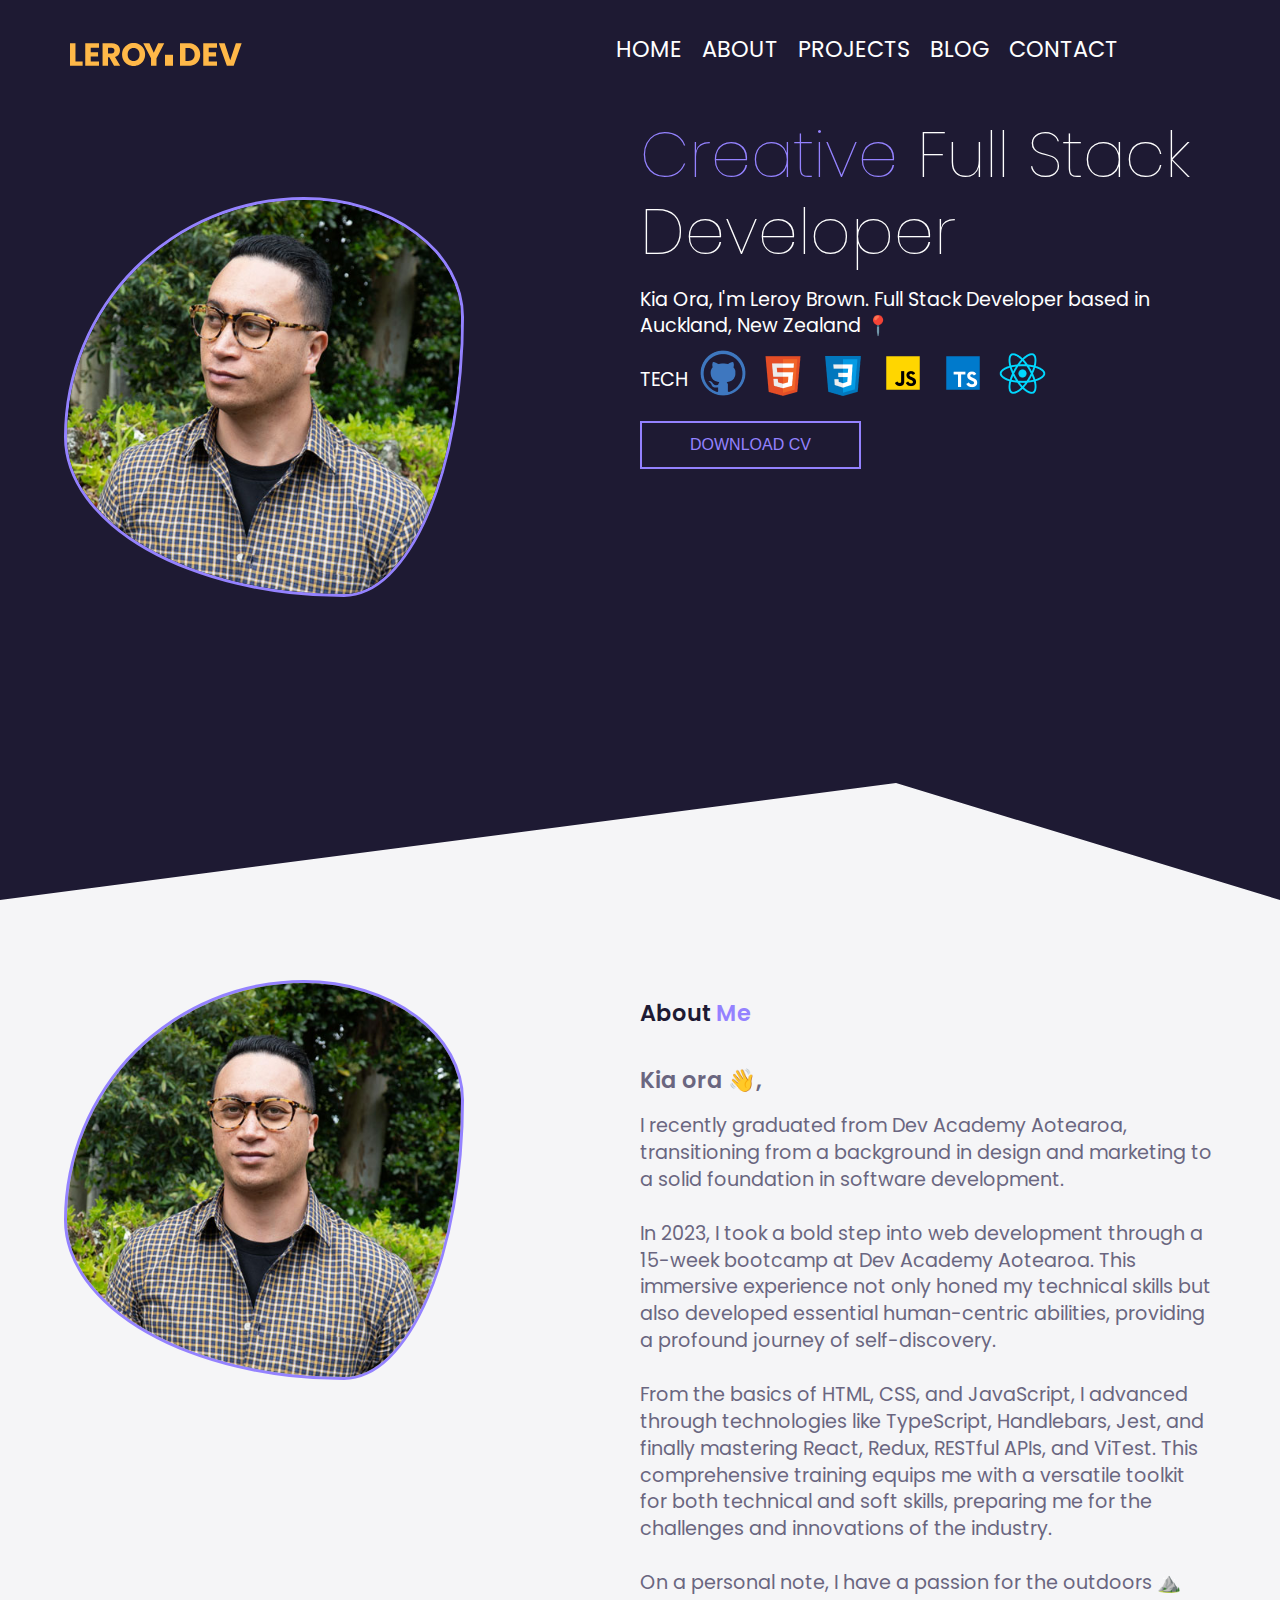
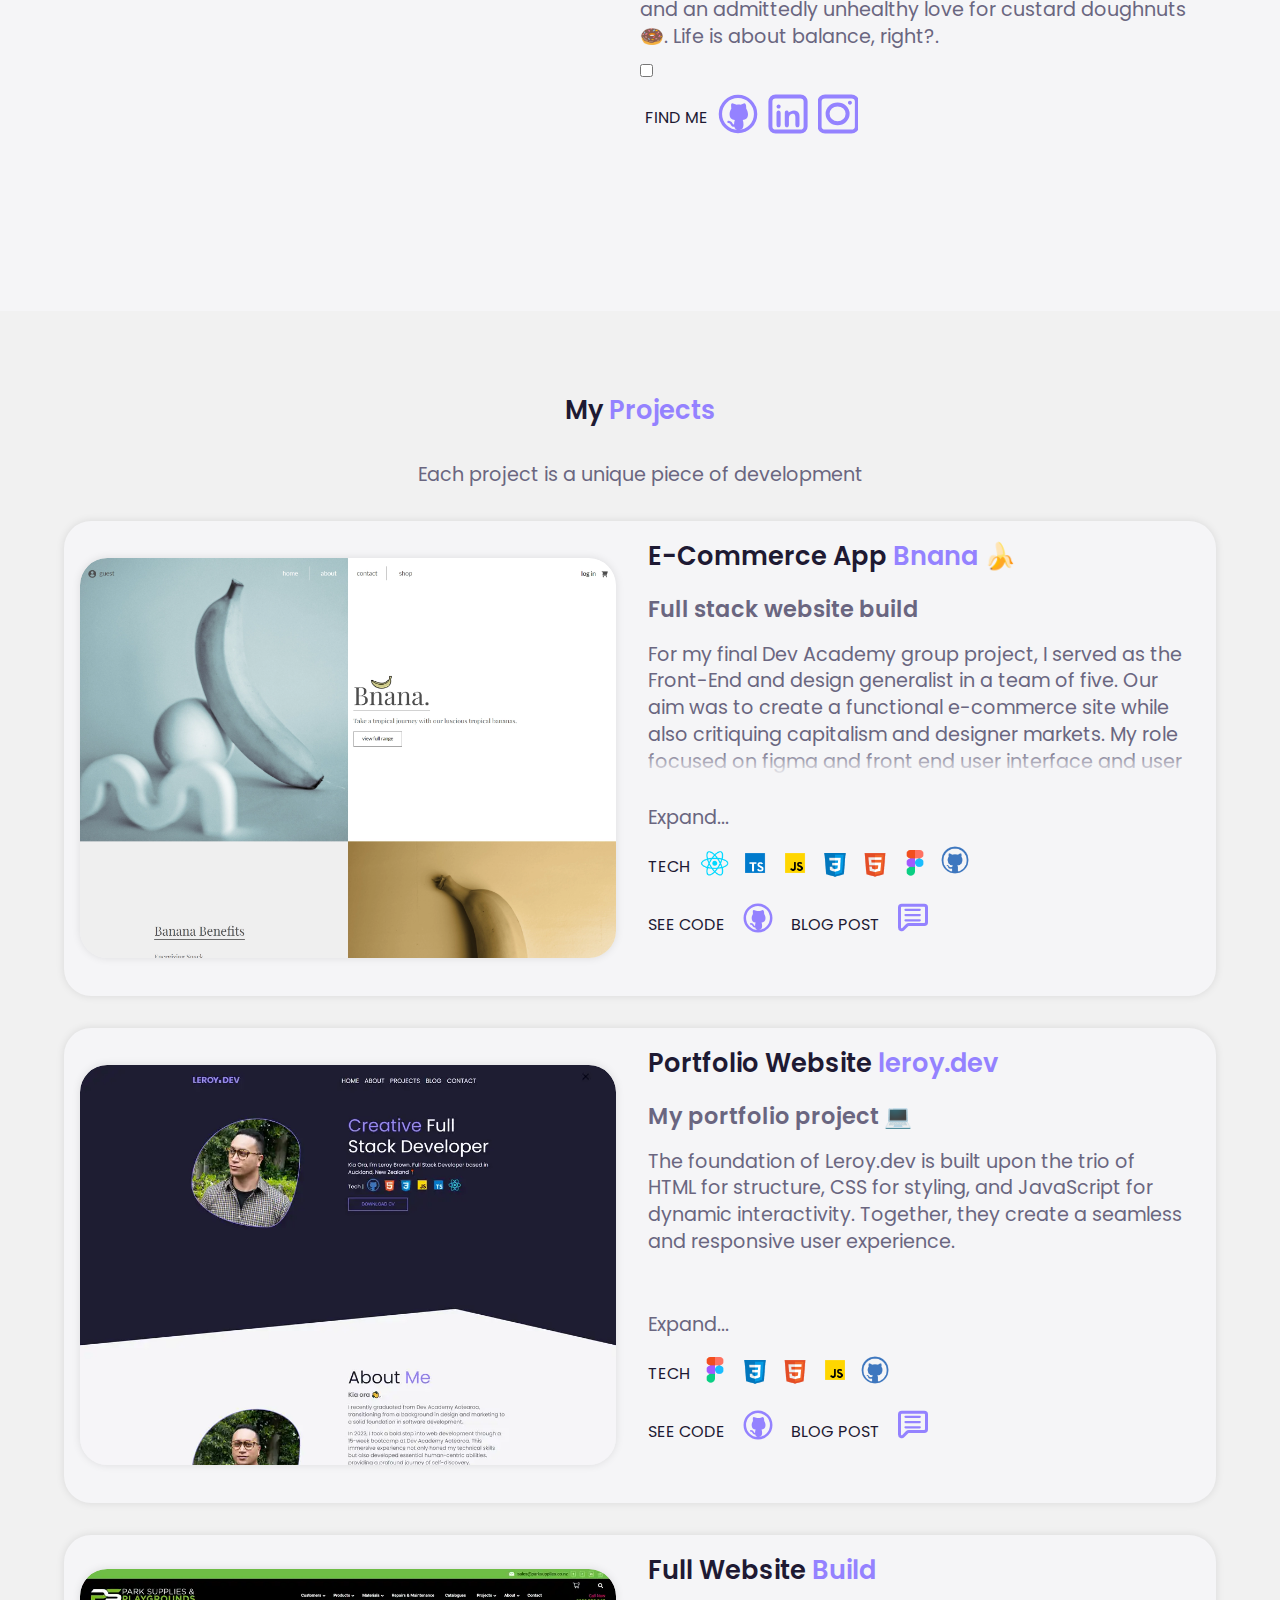
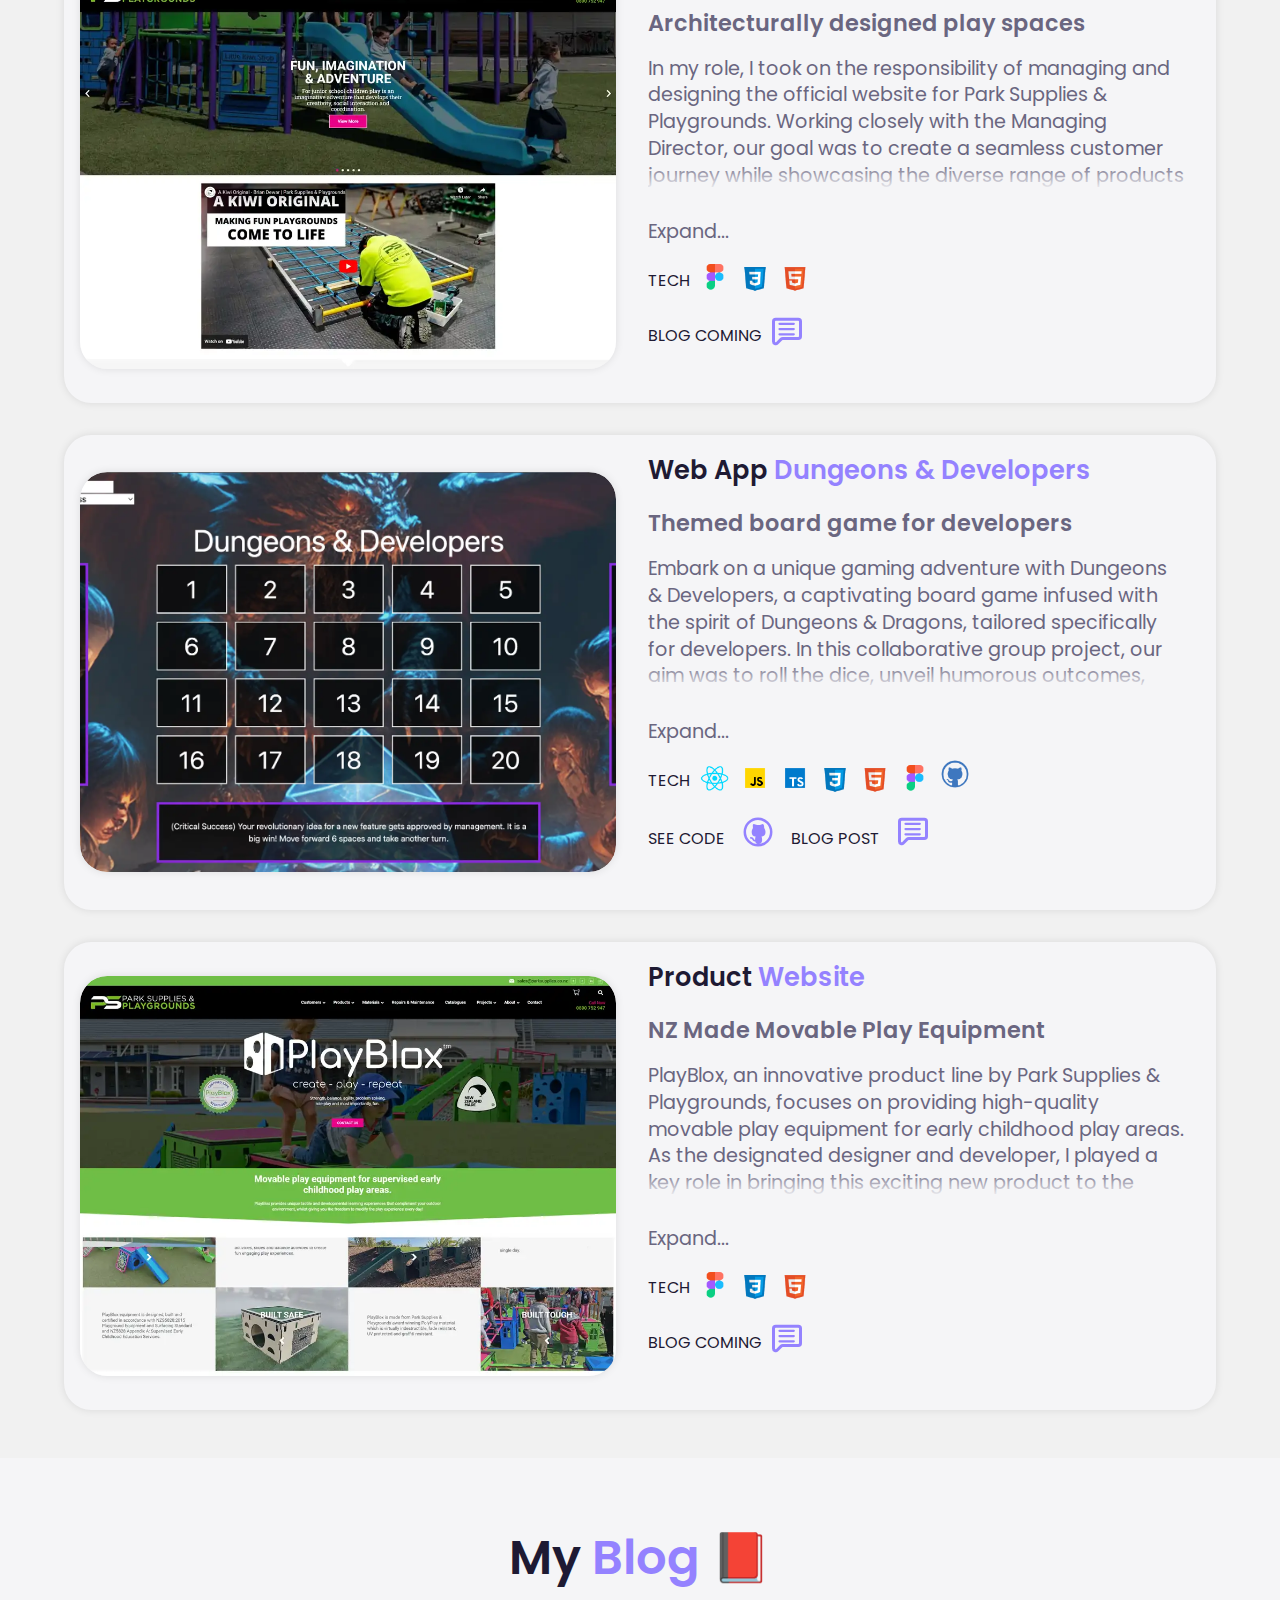
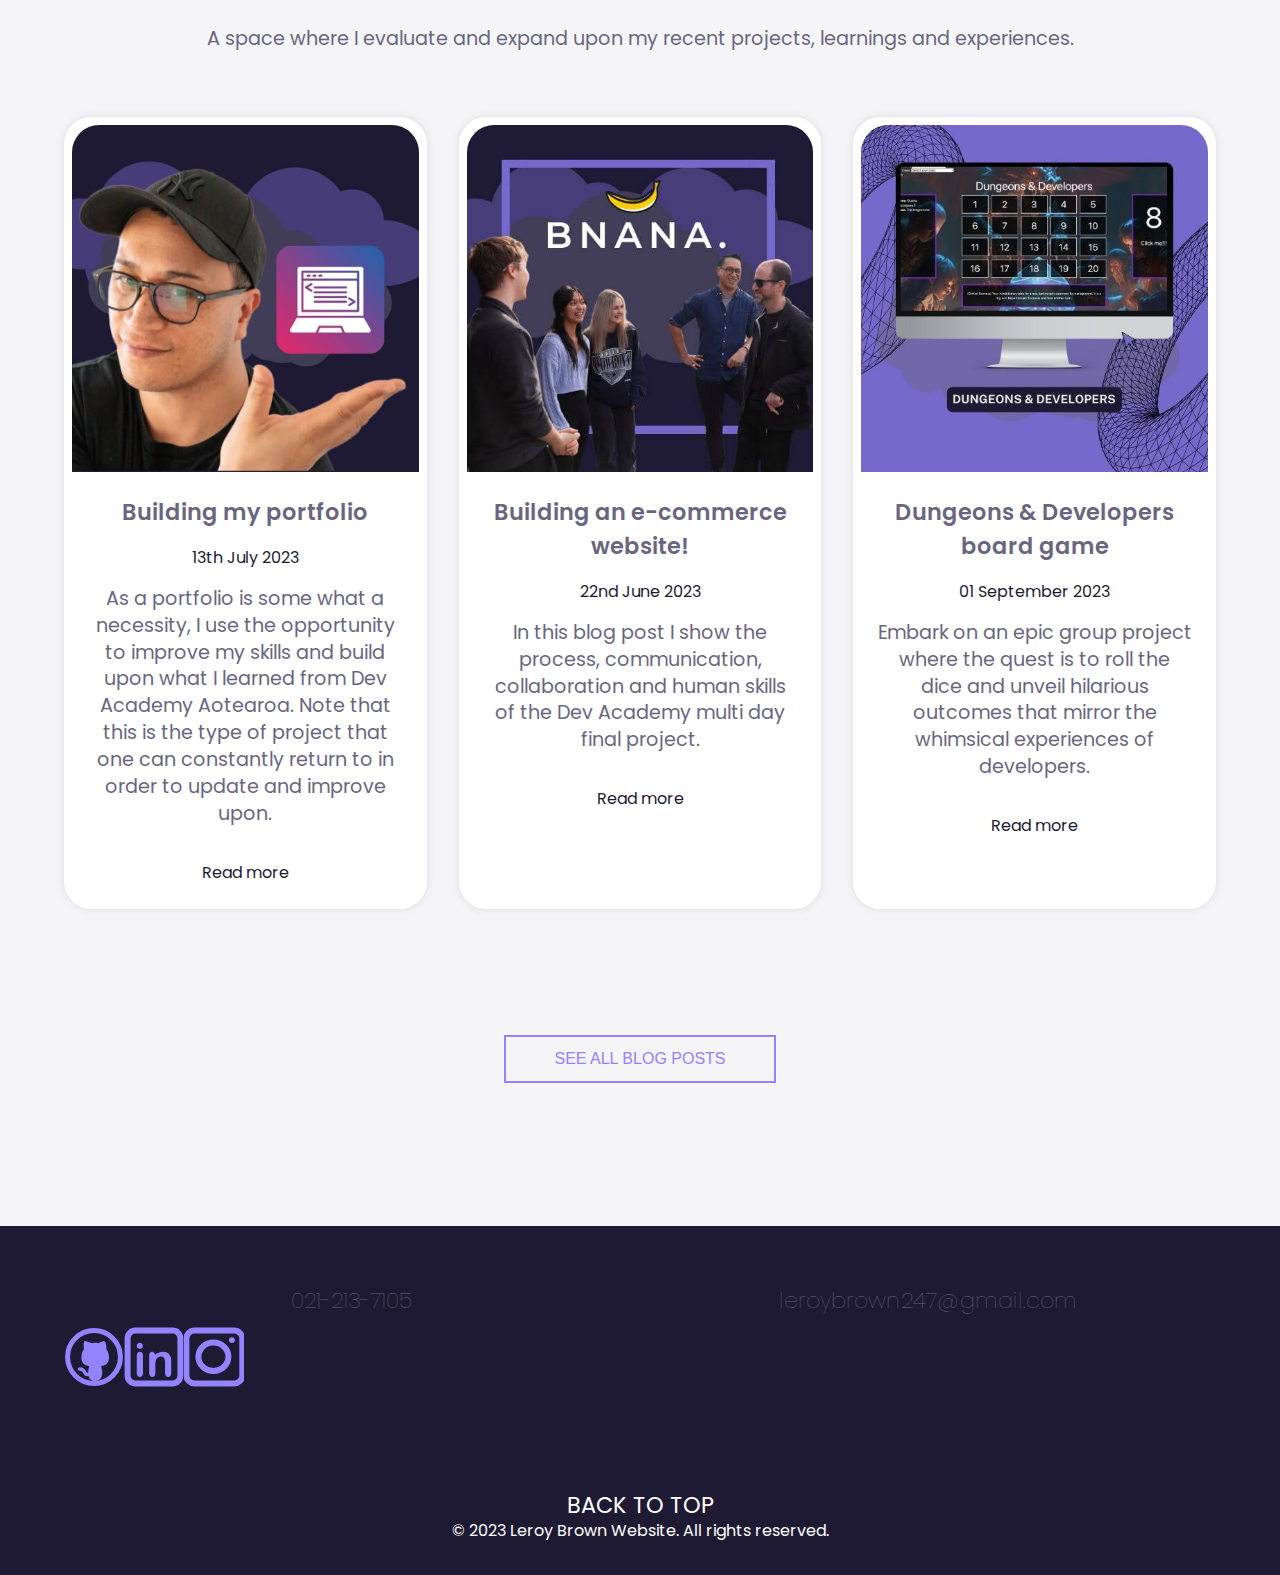
<file: index.html>
<!DOCTYPE html>
<html lang="en">
<head>
    <meta charset="UTF-8">
    <meta name="viewport" content="width=device-width, initial-scale=1.0">
    <link rel="icon" href="./images/Leroy_Favicon.svg" type="image/svg">
    <link rel="preconnect" href="https://fonts.googleapis.com">
    <link rel="preconnect" href="https://fonts.gstatic.com" crossorigin>
    <link href="https://fonts.googleapis.com/css2?family=Poppins:wght@400;600&display=swap" rel="stylesheet">
    <title>Leroy.Dev</title>
    <link rel="stylesheet" href="./css/style.css">
    <link rel="stylesheet" href="./css/hero.css">
    <link rel="stylesheet" href="./css/about.css">
    <link rel="stylesheet" href="./css/content.css">
    <link rel="stylesheet" href="./css/contact.css">
    <link rel="stylesheet" href="./css/footer.css">
    <link rel="stylesheet" href="./css/blog.css">
</head>

<body>

<!--Nav section starts-->   

    <div class="site-main-wrapper">
        
        <div class="hamburger">
            <button class="hamburger-button">
                <img src="./images/hamberger.svg" alt="">
            </button>
        </div>
        <div class="mobile-nav">
            <button class="times">
                <img src="./images/times.svg" alt="">
            </button>
            <ul>
                <li><a href="#home" class="click">Home</a></li>
                <li><a href="#about" class="click-1">About</a></li>
                <li><a href="#content" class="click-2">Projects</a></li>
                <li><a href="./blog/blog-posts.html" class="click-4">Blog</a></li>
                <li><a href="#contact" class="click-3">Contact</a></li>
            </ul>
        </div>
        </div>

        <header id="home">
            <div class="container">
                <nav id="main-nav" class="flex items-center space-between">
                    <div class="left flex items-center items items-center">
                        <div class="branding">
                            <img src="./images/LOGO.svg" alt="">
                        </div>
                        <div>
                            <a href="#home">Home</a>
                            <a href="#about">About</a>
                            <a href="#content">projects</a>
                            <a href="./blog/blog-posts.html">Blog</a>
                            <a href="#contact">Contact</a>
                        </div>
                    </div>
                </nav>
                
    <!--Nav section ends-->                
                    
    <!--Hero section starts-->

                <div class="hero flex items-center space-between">
                    <div class="left flex-1 justify-center">
                        <img src="./images/Hero-Image-4.jpg" alt="">0
                    </div>
                        <div class="right flex-1">
                            <h1 class="hero-heading"><span>Creative </span>Full Stack Developer</h1>
                            <p>Kia Ora, I'm Leroy Brown. Full Stack Developer based in Auckland, New Zealand 📍</p>
                            <div>
                                <div class="stack-two flex">
                                    <p>TECH</p>
                                    <a> <img src="./images/Git.png"></a>
                                    <a> <img src="./images/CSS.png"></a>
                                    <a> <img src="./images/HTML.png"></a>
                                    <a> <img src="./images/JS.png"></a>
                                    <a> <img src="./images/TS.png"></a>
                                    <a> <img src="./images/React.png"></a>
                                </div>
                                    
                                </div>
                                <a href="./Leroy-Brown-CV.pdf" download="Leroy-Brown-CV">
                                    <button class="btn btn-secondary">Download CV</button>
                                </a>
                        </div>
                    </div>
                </div>
    </div>
    </header>

    <!--Hero section ends-->

    <!--About section starts-->

    <section class="about" id="about">
        <div class="container flex items-center">
            <div class="left flex-1">
                <img src="./images/Hero-Image-5.jpg">
            </div>
                <div class="right flex-1" >
                    <h3>About <span>Me</span></h3>
                    <h4>Kia ora 👋,</h4>
                    <p class="paragraph">I recently graduated from Dev Academy Aotearoa, transitioning from a background in design and marketing to a solid foundation in software development.
                        <br>
                            <br>                      
                    In 2023, I took a bold step into web development through a 15-week bootcamp at Dev Academy Aotearoa. This immersive experience not only honed my technical skills but also developed essential human-centric abilities, providing a profound journey of self-discovery.
                        <br>
                            <br>  
                    From the basics of HTML, CSS, and JavaScript, I advanced through technologies like TypeScript, Handlebars, Jest, and finally mastering React, Redux, RESTful APIs, and ViTest. This comprehensive training equips me with a versatile toolkit for both technical and soft skills, preparing me for the challenges and innovations of the industry.
                        <br>
                            <br>
                    On a personal note, I have a passion for the outdoors ⛰️ and an admittedly unhealthy love for custard doughnuts 🍩. Life is about balance, right?.</p>

                    <input class="expand-btn" type="checkbox">

                    
                    <div class="about-social flex">
                        <a>FIND ME</a>
                        <a href="https://github.com/leroybrown247/" target="_blank"> <img src="./images/git-icon.svg" alt=""></a>
                        <a href="https://www.linkedin.com/in/leroybrown247/" target="_blank"> <img src="./images/linkedin.svg" alt=""></a>
                        <a href="https://www.instagram.com/leroybrown247/" target="_blank"> <img src="./images/insta.svg" alt=""></a>
                    </div>
            </div>
        </div>
    </section>

    <!--About section ends-->

    <!--Content section starts-->

    <section class="content" id="content">

        <h3 class="section-heading">My <span>Projects</span></h3>
        <p class="section-paragraph">Each project is a unique piece of development</p>

        <div class="container flex items-center">
            
            <div class="left flex-1">

                <div class="image-wrapper">
                <img class="project-one" src="./images/bnana.webp">
                </div>

            </div>
                <div class="right flex-1" >
                    <h3>E-Commerce App <span> Bnana 🍌</span></h3>
                    <h4>Full stack website build</h4>

                    <p class="paragraph">For my final Dev Academy group project, I served as the Front-End and design generalist in a team of five. Our aim was to create a functional e-commerce site while also critiquing capitalism and designer markets. My role focused on figma and front end user interface and user experience.
                    <br>
                        <br>
                    In less than a week, we delivered a fully functional website. One of the key highlights of my learnings was successfully integrating our faux company branding throughout our app. This was achieved by using a combination of Figma and CSS. I also learned how to use the React library and Typescript to create a dynamic and responsive user interface.
                    <br>
                        <br>
                     Technologies Used: Typescript, React, SQlite (with Knex), Vite, HTML and CSS.
                    </p>
                    <input class="expand-btn" type="checkbox">
                                       
                    <div class="social flex">
                        <p >TECH</p>
                        <img src="./images/React.png" alt="">
                        <img src="./images/TS.png" alt="">
                        <img src="./images/JS.png" alt="">

                        <img src="./images/HTML.png" alt="">
                        <img src="./images/CSS.png" alt="">
                        <img src="./images/Figma.png" alt="">
                        <a href="https://github.com/leroybrown247/" target="_blank"> 
                        <img src="./images/Git.png" alt=""></a>
                        
                    </div>

                    <div class="social flex-2">
                        <p >SEE CODE</p>
                        <a href="https://github.com/leroybrown247/bnanas" target="_blank"> <img src="./images/git-icon.svg" alt=""></a>
                        <!-- <a>Live Demo</a>
                        <a href="" target="_blank"> <img src="./images/link-icon.svg" alt=""></a> -->
                        <p >BLOG POST</p>
                        <a href="./blog/bnana-blog.html" target="_blank"> <img src="./images/blog.svg" alt=""></a>
                    </div>

                </div>
        </div>
        
        <div class="container flex items-center">
            
            <div class="left flex-1">

                <div class="image-wrapper">
                    <img class="project-two" src="./images/leroy-dev.webp">
                </div>

            </div>

                <div class="right flex-1" >
                    <h3>Portfolio Website <span> leroy.dev</span></h3>
                    <h4>My portfolio project  💻</h4>
                    <p class="paragraph">The foundation of Leroy.dev is built upon the trio of HTML for structure, CSS for styling, and JavaScript for dynamic interactivity. Together, they create a seamless and responsive user experience.
                    <br>
                        <br>
                    I used this as a project to improve my skills in the foundational concepts of web development. Some of the highlights working on this project is gaining a real appreciation for the subtle use of animations and interactivity.
                    <br>
                        <br>
                    I hope to eventually transition this portfolio to the React framework, refine the code and improve the front-end user experience.
                    <br>
                        <br>
                    Technologies Used: JavaScript, HTML and CSS.
                    <br>
                        <br>
                    Other Tools Used: Figma and Adobe Suite.</p>

                    <input class="expand-btn" type="checkbox">

                    <div class="social flex">
                        <p >TECH</p>
                        <img src="./images/Figma.png" alt="">
                        <img src="./images/HTML.png" alt="">
                        <img src="./images/CSS.png" alt="">
                        <img src="./images/JS.png" alt="">
                        <img src="./images/Git.png" alt="">


                    </div>

                    <div class="social flex-2">
                        <p >SEE CODE</p>
                        <a href="https://github.com/leroybrown247/leroy.dev" target="_blank"> <img src="./images/git-icon.svg" alt=""></a>
                        <p >BLOG POST</p>
                        <a href="./blog/portfolio-blog.html" target="_blank"> <img src="./images/blog.svg" alt=""></a>
                    </div>

                </div>
        </div>

        <div class="container flex items-center">
            
            <div class="left flex-1">
                <img class="project-three" src="./images/PSPWebsite.webp">
            </div>
                <div class="right flex-1" >
                    <h3>Full Website <span> Build</span></h3>
                    <h4>Architecturally designed play spaces</h4>

                    <p class="paragraph">In my role, I took on the responsibility of managing and designing the official website for Park Supplies & Playgrounds. Working closely with the Managing Director, our goal was to create a seamless customer journey while showcasing the diverse range of products and services offered by the company.
                    <br>
                        <br>
                    Utilising Figma, I crafted detailed wireframes to conceptualise the initial layout of the website. This step ensured a clear vision before moving into the development phase.
                    <br>
                        <br>
                    Teaming up with the company's external marketing agency, we translated the wireframes into functional page templates, laying the groundwork for content and copy integration.
                    <br>
                        <br>
                    Coordinating with various departments and clients within the company, I facilitated the creation of high-quality multimedia assets, including photography, videography, illustrations, and compelling copy, all tailored for seamless integration into the website.
                    <br>
                        <br>
                    This project was an exciting journey that honed my skills in frontend development, design collaboration, and content integration, showcasing my ability to deliver a holistic web solution.
                    <br>
                        <br>
                    Technologies Used: Figma, HTML and CSS.
                    <br>
                        <br>
                    Other Tools Used: Adobe Suite.</p>

                    <input class="expand-btn" type="checkbox">
                                       
                    <div class="social flex">
                        <p >TECH</p>
                        <img src="./images/Figma.png" alt="">
                        <img src="./images/HTML.png" alt="">
                        <img src="./images/CSS.png" alt="">
                    </div>

                    <div class="social flex-2">
                        <p >BLOG COMING</p>
                        <img src="./images/blog.svg" alt="">

                    </div>

                </div>

                
        </div>

       

        <div class="container flex items-center">
            
            <div class="left flex-1">
                <img class="project-four" src="./images/DungeonsDevelopers.webp">
            </div>
                <div class="right flex-1" >
                    <h3>Web App <span> Dungeons & Developers</span></h3>
                    <h4>Themed board game for developers</h4>

                    <p class="paragraph">Embark on a unique gaming adventure with Dungeons & Developers, a captivating board game infused with the spirit of Dungeons & Dragons, tailored specifically for developers. In this collaborative group project, our aim was to roll the dice, unveil humorous outcomes, and determine who among the players is the ultimate developer in the dungeon!
                    <br>
                        <br>
                    Serving as the Frontend Lead, I took on the role of hands-on developer, steering the technical decisions for the design and user interface of the Dungeons & Developers web app.
                    <br>
                        <br>
                    A standout achievement of mine in this project was infusing the app with a cohesive style that perfectly complemented its functionality. Drawing inspiration from Dungeons & Dragons character sheets, I crafted a layout that not only embraced the theme but also contributed to a delightful and engaging user experience.
                    <br>
                        <br>
                    This project showcases not only my technical proficiency in frontend development but also my ability to merge creative design with functionality to deliver an engaging and enjoyable gaming platform tailored for developers.
                    <br>
                        <br>
                    Technologies Used: React, SQlite3, TypeScript, HTML and CSS.</p>

                    <input class="expand-btn" type="checkbox">
                                       
                    <div class="social flex">
                        <p >TECH</p>
                        <img src="./images/React.png" alt="">
                        <img src="./images/JS.png" alt="">
                        <img src="./images/TS.png" alt="">
                        <img src="./images/HTML.png" alt="">
                        <img src="./images/CSS.png" alt="">
                        <img src="./images/Figma.png" alt="">

                        <a href="https://github.com/kahikatea-2023/Dungeons-and-Developers" target="_blank"> <img src="./images/Git.png" alt=""></a>
                    </div>

                    <div class="social flex-2">
                        <p >SEE CODE</p>
                        <a href="https://github.com/leroybrown247/Dungeons-and-Developers" target="_blank"> <img src="./images/git-icon.svg" alt=""></a>
                        <!-- <a>Live Demo</a>
                        <a href="https://github.com/leroybrown247/" target="_blank"> <img src="./images/link-icon.svg" alt=""></a> -->
                        <p >BLOG POST</p>
                        <a href="./blog/dungeons-developers-blog.html" target="_blank"> <img src="./images/blog.svg" alt=""></a>
                    </div>
                </div>
        </div>

      

        <div class="container flex items-center">
            
            <div class="left flex-1">
                <img class="project-five" src="./images/PlayBlox.webp">
            </div>
                <div class="right flex-1" >
                    <h3>Product <span> Website</span></h3>
                    <h4>NZ Made Movable Play Equipment</h4>

                    <p class="paragraph">PlayBlox, an innovative product line by Park Supplies & Playgrounds, focuses on providing high-quality movable play equipment for early childhood play areas. As the designated designer and developer, I played a key role in bringing this exciting new product to the online realm through the creation of its dedicated website.
                    <br>
                        <br>
                    Working closely with the Lead Playground Designer and Playground Consultant, we orchestrated a customer-centric journey that became the foundation for wireframing the initial layout of the PlayBlox website.
                    <br>
                        <br>
                    Leveraging Figma for initial wireframing, I transitioned into frontend development using HTML and CSS. This step ensured a responsive and visually engaging online platform, aligning with the innovative nature of PlayBlox.
                    <br>
                        <br>
                    Taking charge of the multimedia elements, I produced high-quality photography, videography, illustrations, and compelling copy. These assets were carefully curated to enhance the website's visual appeal and effectively communicate the unique features of PlayBlox.
                    <br>
                        <br>
                    This project was an exciting journey that honed my skills in frontend development, design collaboration, and content integration, showcasing my ability to deliver a holistic web solution.
                    <br>
                        <br>
                    Technologies Used: Figma, HTML and CSS.
                    <br>
                        <br>
                    Other Tools Used: Figma and Adobe Suite.</p>

                    <input class="expand-btn" type="checkbox">
                                       
                    <div class="social flex">
                        <p >TECH</p>
                        <img src="./images/Figma.png" alt="">
                        <img src="./images/HTML.png" alt="">
                        <img src="./images/CSS.png" alt="">
                    </div>

                    <div class="social flex-2">
                        <p >BLOG COMING</p>
                         <img src="./images/blog.svg" alt="">
                    </div>
                </div>

                
        </div>

    </section>

    <!--Content section ends-->

     <!--Blog section starts-->

<section class="myblog" id="myblog">
    <div class="container">
  
      <h3 class="section-heading">My <span>Blog 📕</span></h3>
      <p>A space where I evaluate and expand upon my recent projects, learnings and experiences.</p>
  
      <div class="card-wrapper">
        <div class="card">
          <div class="blog-image-wrapper">
            <img src="./images/leroydev.jpg" alt="">
          </div>
  
          <div class="wrappercard-wrapper-content">
            <h4>Building my portfolio</h4>
            <span>13th July 2023</span>
            <p>As a portfolio is some what a necessity, I use the opportunity to improve my skills and build upon what I learned from Dev Academy Aotearoa. Note that this is the type of project that one can constantly return to in order to update and improve upon.</p>
            <a href="./blog/portfolio-blog.html">Read more</a>
          </div>
        </div>
  
        <div class="card">
          <div class="blog-image-wrapper">
            <img src="./images/bnanadev.jpg" alt="">
          </div>
  
          <div class="wrappercard-wrapper-content">
            <h4>Building an e-commerce website!</h4>
            <span>22nd June 2023</span>
            <p>In this blog post I show the process, communication, collaboration and human skills of the Dev Academy multi day final project.</p>
            <a href="./blog/bnana-blog.html">Read more</a>
          </div>
        </div>
  
        <div class="card">
          <div class="blog-image-wrapper">
            <img src="./images/DungeonsDevelopersBlog.jpg" alt="">
          </div>
  
          <div class="wrappercard-wrapper-content">
            <h4>Dungeons & Developers board game</h4>
            <span>01 September 2023</span>
            <p>Embark on an epic group project where the quest is to roll the dice and unveil hilarious outcomes that mirror the whimsical experiences of developers.</p>
            <a href="./blog/dungeons-developers-blog.html">Read more</a>
          </div>
        </div>
      </div>

      <a class="btn" href="./blog/blog-posts.html">
        <button class="btn btn-secondary">See all blog posts</button>
    </a>
  
    </div>
  </section>
  
  <!--Blog section ends-->

    <!--Contact section starts-->

   <section class="contact" id="contact">
    <div class="container">
      <h3>Contact Details</h3>
        <div class="contact-card-wrapper">
            <div class="card">
              <a href="tel:021-213-7105"><h4>021-213-7105</h4></a>
            </div>
            <div class="card">
              <a href="mailto:leroybrown247@gmail.com"><h4>leroybrown247@gmail.com</h4></a>
              
            </div>
            
        </div>
        <div class="social flex">
          <a href="https://github.com/leroybrown247/" target="_blank"> <img src="./images/git-icon.svg" alt="github"></a>
          <a href="https://www.linkedin.com/in/leroybrown247/" target="_blank"> <img src="./images/linkedin.svg" alt="linkedin"></a>
          <a href="https://www.instagram.com/leroybrown247/" target="_blank"> <img src="./images/insta.svg" alt="instagram"></a>
      </div>
    </div>
</section>

    <!--Contact section ends-->


        <!--Footer section starts-->


    <footer class="footer">

    <ul>
      <li><a href="#">Back to top</a></li>
    </ul>

      <div class="footer-text">
        &copy; 2023 Leroy Brown Website. All rights reserved.
      </div>
    </footer>
  </div>

        <!--Footer section ends-->


           <!-- Scroll to top button starts -->

        <button id="scrollTopBtn" onclick="scrollToTop()">
            <img src="./images/scroll.svg" alt="Scroll to top">
            </button>
    
            <!-- Scroll to top button ends -->
   
   
<script src="app.js"></script>

<!-- Scroll to JS starts -->

<script>
    function scrollToTop() {
      window.scrollTo({ top: 0, behavior: 'smooth' });
    }
  
    window.onscroll = function() {
      const scrollTopBtn = document.getElementById('scrollTopBtn');
      if (document.body.scrollTop > 100 || document.documentElement.scrollTop > 100) {
        scrollTopBtn.style.display = 'block';
      } else {
        scrollTopBtn.style.display = 'none';
      }
    };
  </script>

    <!-- Scroll to JS ends -->

</body>
</html>
</file>
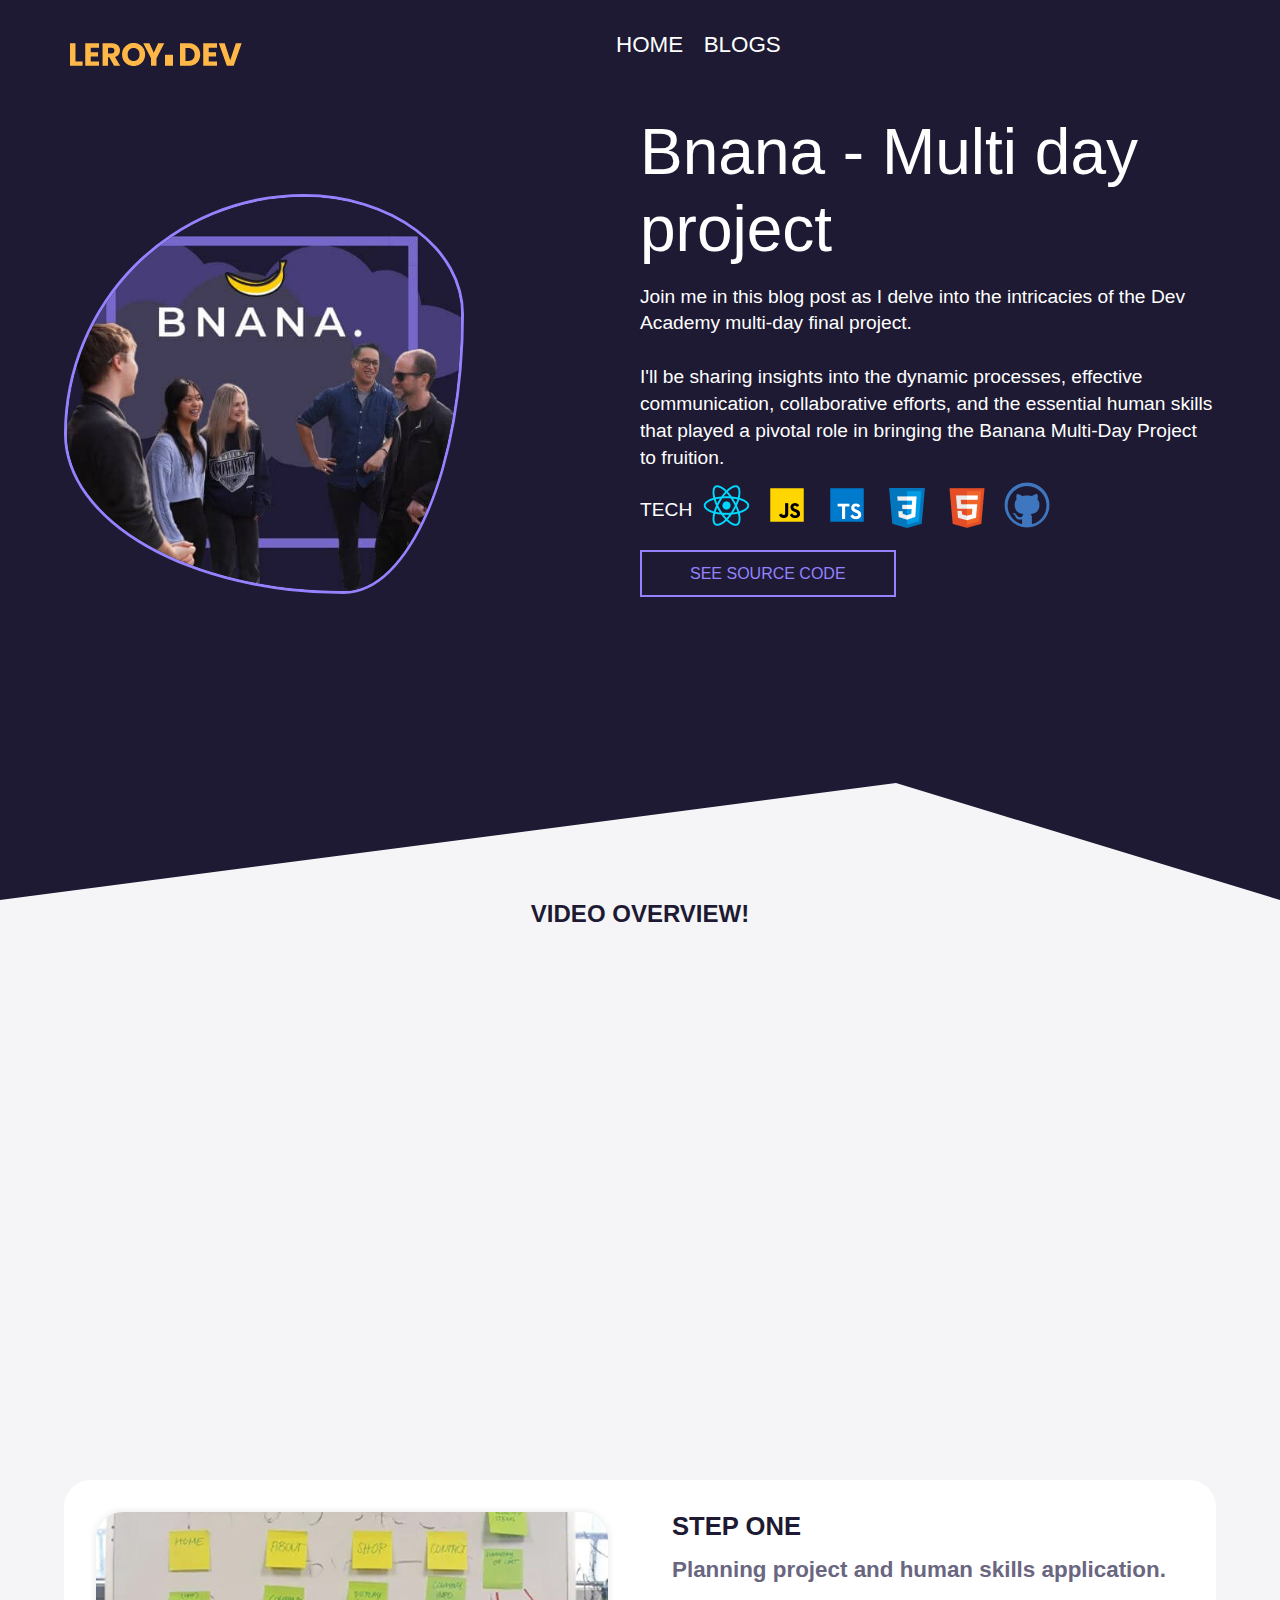
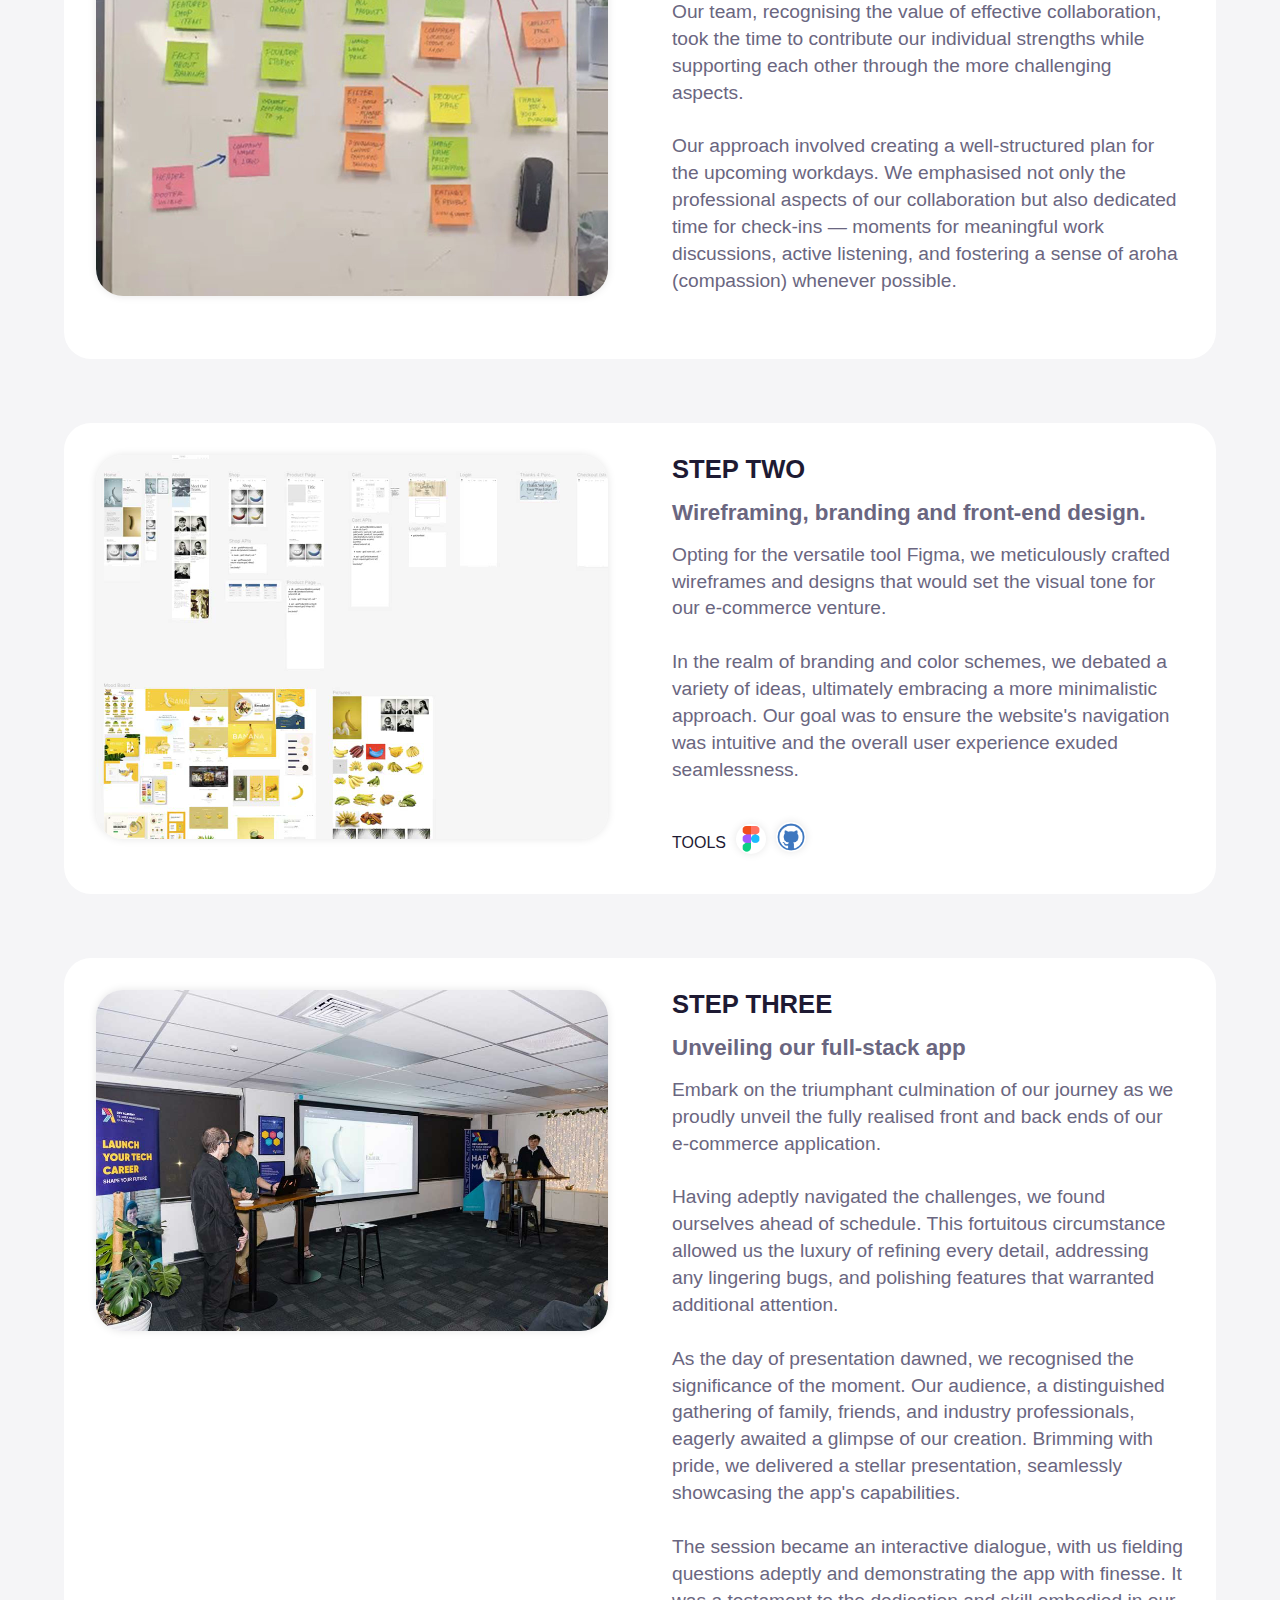
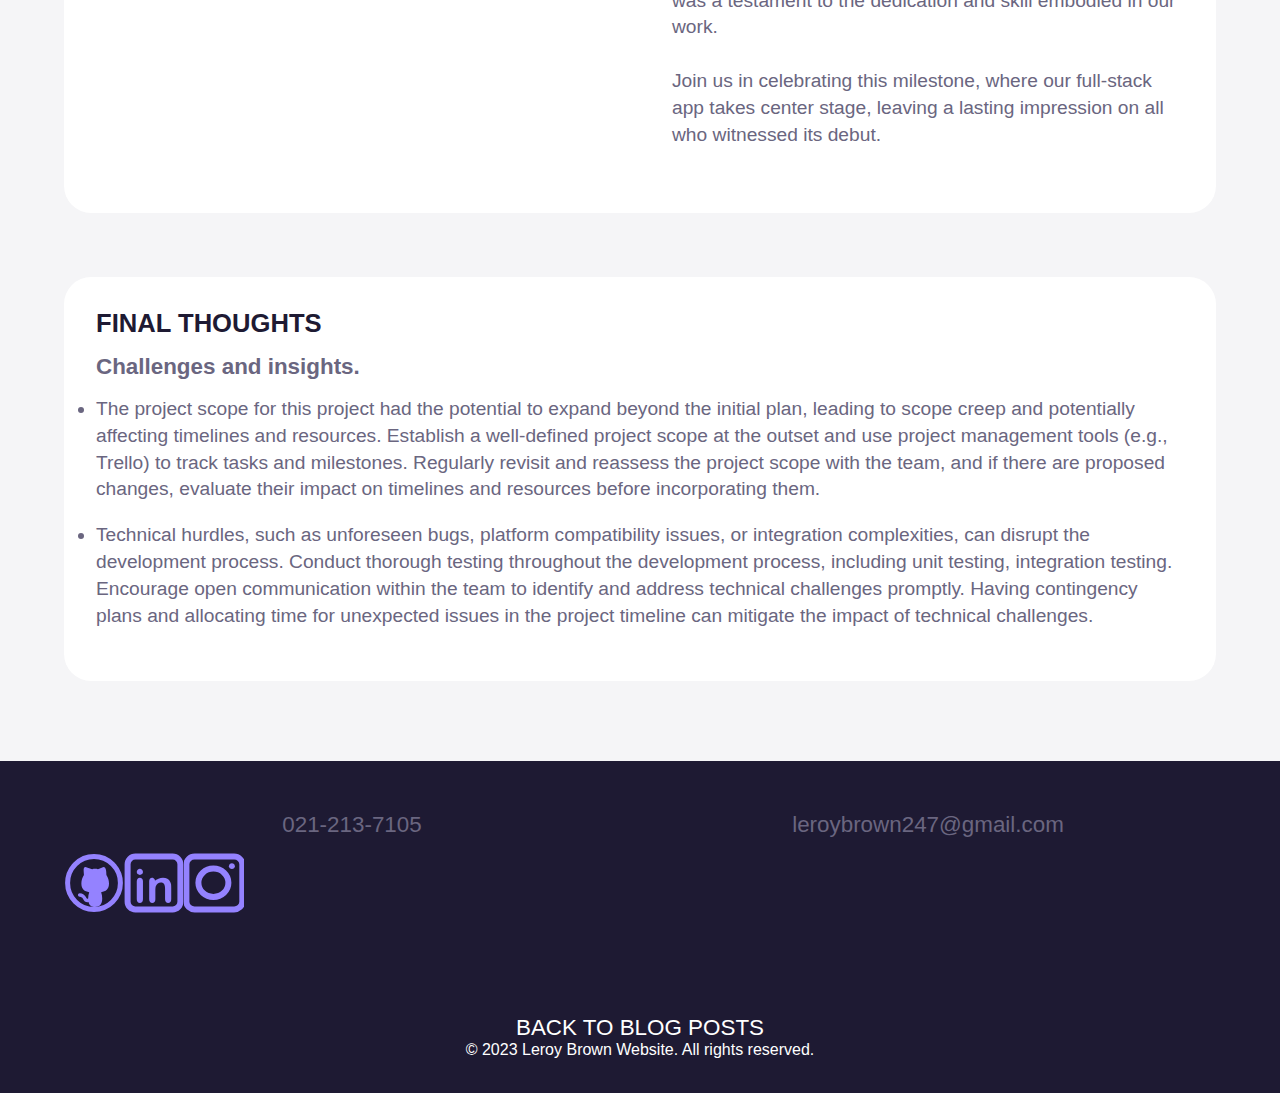
<file: blog/bnana-blog.html>
<!DOCTYPE html>
<html lang="en">

<head>
  <meta charset="UTF-8">
  <meta name="viewport" content="width=device-width, initial-scale=1.0">
  <link rel="icon" href="../images/Leroy_Favicon.svg" type="image/svg">
  <title>E-Commerce Website</title>
  <link rel="stylesheet" href="../css/style.css">
  <link rel="stylesheet" href="../css/utilities.css">
  <link rel="stylesheet" href="../css/hero.css">
  <link rel="stylesheet" href="../css/contact.css">
  <link rel="stylesheet" href="../css/footer.css">
  <link rel="stylesheet" href="../css/post.css">
</head>

<body>

    <!--Nav section starts-->
    
  <div class="site-main-wrapper">

    <div class="hamburger">
      <button class="hamburger-button">
        <img src="../images/hamberger.svg" alt="">
      </button>
    </div>
    <div class="mobile-nav">
      <button class="times">
        <img src="../images/times.svg" alt="">
      </button>
      <ul>
        <li><a href="../index.html">Home</a></li>
        <li><a href="../blog/blog-posts.html" class="click-1">Blog</a></li>
      </ul>
    </div>

    <header id="home">
      <div class="container">
        <nav id="main-nav" class="flex items-center space-between">
          <div class="left flex items-center items items-center">
            <div class="branding">
              <img src="../images/LOGO.svg" alt="">
            </div>
            <div>
              <a href="../index.html">Home</a>
              <a href="../blog/blog-posts.html">Blogs</a>
            </div>
          </div>
        </nav>

        <!--Nav section ends-->

        <!--Hero section starts-->

        <div class="hero flex items-center space-between">
          <div class="left flex-1 justify-center">
            <img src="../images/bnanadev.jpg" alt="">
          </div>
          <div class="right flex-1">
            <h1 class="hero-heading">Bnana - Multi day project</h1>
            <p>Join me in this blog post as I delve into the intricacies of the Dev Academy multi-day final project. 
              <br>
              <br>
              I'll be sharing insights into the dynamic processes, effective communication, collaborative efforts, and the essential human skills that played a pivotal role in bringing the Banana Multi-Day Project to fruition.
            </p>
            <div>
              <div class="stack-two flex">
                <p>TECH</p>
                <a><img src="../images/React.png" alt=""></a>
                <a><img src="../images/JS.png" alt=""></a>
                <a><img src="../images/TS.png" alt=""></a>
                <a><img src="../images/HTML.png" alt=""></a>
                <a><img src="../images/CSS.png" alt=""></a>
                <a><img src="../images/Git.png" alt=""></a>
              </div>
            </div>
            <div class="btn-wrapper">
                <a href="https://github.com/leroybrown247/" target="_blank">
                <button class="btn btn-secondary">See Source Code</button>
            </div>
            </a>
          </div>
        </div>
      </div>
    </header>

    <!--Hero section ends-->

    <!-- Video section starts -->

<section class="video-section">
  <div class="video_container">
      <h3 class="video-section-heading">VIDEO OVERVIEW!</h3>
  <div style="padding:56.25% 0 0 0;position:relative;">
      <iframe src="https://player.vimeo.com/video/888632270?badge=0&amp;autopause=0&amp;quality_selector=1&amp;player_id=0&amp;app_id=58479" frameborder="0" allow="autoplay; fullscreen; picture-in-picture" style="position:absolute;top:0;left:0;width:100%;height:100%;"></iframe>
  </div>
  <script src="https://player.vimeo.com/api/player.js"></script>
</section>

<!-- Video section ends -->

    <!--Post section starts-->

    <section class="post" id="post">
        
      <div class="container flex items-center">
          
          <div class="left flex-1">
              <img src="../images/BnanasPlanning.jpeg">
          </div>

              <div class="right flex-1" >
                  <h3>STEP ONE</h3>
                  <h4>Planning project and human skills application.</h4>
                  
                  <p class="paragraph">
                    Our team, recognising the value of effective collaboration, took the time to contribute our individual strengths while supporting each other through the more challenging aspects.
                    <br>
                      <br>
                    Our approach involved creating a well-structured plan for the upcoming workdays. We emphasised not only the professional aspects of our collaboration but also dedicated time for check-ins — moments for meaningful work discussions, active listening, and fostering a sense of aroha (compassion) whenever possible.
                  </p>
                  
              </div>
      </div>

      <div class="container flex items-center">
          
          <div class="left flex-1">
              <img src="../images/BnanasDesigning.jpg">
          </div>
              <div class="right flex-1" >
                  <h3>STEP TWO</h3>
                  <h4>Wireframing, branding and front-end design.</h4>

                  <p class="paragraph">Opting for the versatile tool Figma, we meticulously crafted wireframes and designs that would set the visual tone for our e-commerce venture. 
                    <br>
                      <br>
                    In the realm of branding and color schemes, we debated a variety of ideas, ultimately embracing a more minimalistic approach. Our goal was to ensure the website's navigation was intuitive and the overall user experience exuded seamlessness.
                  
                  <div class="social flex">
                      <p>TOOLS</p>
                      <img src="../images/Figma.png" alt="">
                      <a href="https://github.com/leroybrown247/" target="_blank"> <img src="../images/Git.png" alt=""></a>
                  </div>
              </div>
      </div>

      <div class="container flex items-center">
          
          <div class="left flex-1">
              <img src="../images/Bnana-presentation.jpg">
          </div>
              <div class="right flex-1" >
                  <h3>STEP THREE</h3>
                  <h4>Unveiling our full-stack app</h4>
                  <p class="paragraph">Embark on the triumphant culmination of our journey as we proudly unveil the fully realised front and back ends of our e-commerce application.
                  <br>
                    <br>
                  Having adeptly navigated the challenges, we found ourselves ahead of schedule. This fortuitous circumstance allowed us the luxury of refining every detail, addressing any lingering bugs, and polishing features that warranted additional attention.
                  <br>
                    <br>
                  As the day of presentation dawned, we recognised the significance of the moment. Our audience, a distinguished gathering of family, friends, and industry professionals, eagerly awaited a glimpse of our creation. Brimming with pride, we delivered a stellar presentation, seamlessly showcasing the app's capabilities.
                  <br>
                    <br>
                  The session became an interactive dialogue, with us fielding questions adeptly and demonstrating the app with finesse. It was a testament to the dedication and skill embodied in our work.
                  <br>
                    <br>
                 Join us in celebrating this milestone, where our full-stack app takes center stage, leaving a lasting impression on all who witnessed its debut.</p>
              </div>
      </div>

      <div class="container flex items-center">
          
              <div class="right flex-1" >
                  <h3>FINAL THOUGHTS</h3>
                  <h4>Challenges and insights.</h4>

                  <ul>
                      <li class="list">The project scope for this project had the potential to expand beyond the initial plan, leading to scope creep and potentially affecting timelines and resources. Establish a well-defined project scope at the outset and use project management tools (e.g., Trello) to track tasks and milestones. Regularly revisit and reassess the project scope with the team, and if there are proposed changes, evaluate their impact on timelines and resources before incorporating them.</li>

                      <li class="list">Technical hurdles, such as unforeseen bugs, platform compatibility issues, or integration complexities, can disrupt the development process. Conduct thorough testing throughout the development process, including unit testing, integration testing. Encourage open communication within the team to identify and address technical challenges promptly. Having contingency plans and allocating time for unexpected issues in the project timeline can mitigate the impact of technical challenges.</li>
                  </ul>
                  
              </div>
      </div>

  </section>

<!--Contact section starts-->

<section class="contact" id="contact">
  <div class="container">
    <h3>Contact Details</h3>
      <div class="contact-card-wrapper">
          <div class="card">
            <a href="tel:021-213-7105"><h4>021-213-7105</h4></a>
          </div>
          <div class="card">
            <a href="mailto:leroybrown247@gmail.com"><h4>leroybrown247@gmail.com</h4></a>
            
          </div>
          
      </div>
      <div class="social flex">
        <a href="https://github.com/leroybrown247/" target="_blank"> <img src="../images/git-icon.svg" alt="github"></a>
        <a href="https://www.linkedin.com/in/leroybrown247/" target="_blank"> <img src="../images/linkedin.svg" alt="linkedin"></a>
        <a href="https://www.instagram.com/leroybrown247/" target="_blank"> <img src="../images/insta.svg" alt="instagram"></a>
    </div>
  </div>
</section>

  <!--Contact section ends-->


      <!--Footer section starts-->


  <footer class="footer">

  <ul>
    <li><a href="../blog/blog-posts.html">Back to blog posts</a></li>
  </ul>

    <div class="footer-text">
      &copy; 2023 Leroy Brown Website. All rights reserved.
    </div>
  </footer>
</div>

      <!--Footer section ends-->

  
</main>
        <!-- Scroll to top button starts -->

        <button id="scrollTopBtn" onclick="scrollToTop()">
        <img src="../images/scroll.svg" alt="Scroll to top">
        </button>

        <!-- Scroll to top button ends -->
  
  <script src="../blog/post.js"></script>

    <!-- Scroll to JS starts -->

  <script>
    function scrollToTop() {
      window.scrollTo({ top: 0, behavior: 'smooth' });
    }
  
    window.onscroll = function() {
      const scrollTopBtn = document.getElementById('scrollTopBtn');
      if (document.body.scrollTop > 100 || document.documentElement.scrollTop > 100) {
        scrollTopBtn.style.display = 'block';
      } else {
        scrollTopBtn.style.display = 'none';
      }
    };
  </script>

    <!-- Scroll to JS ends -->
  
</body>

</html>
</file>
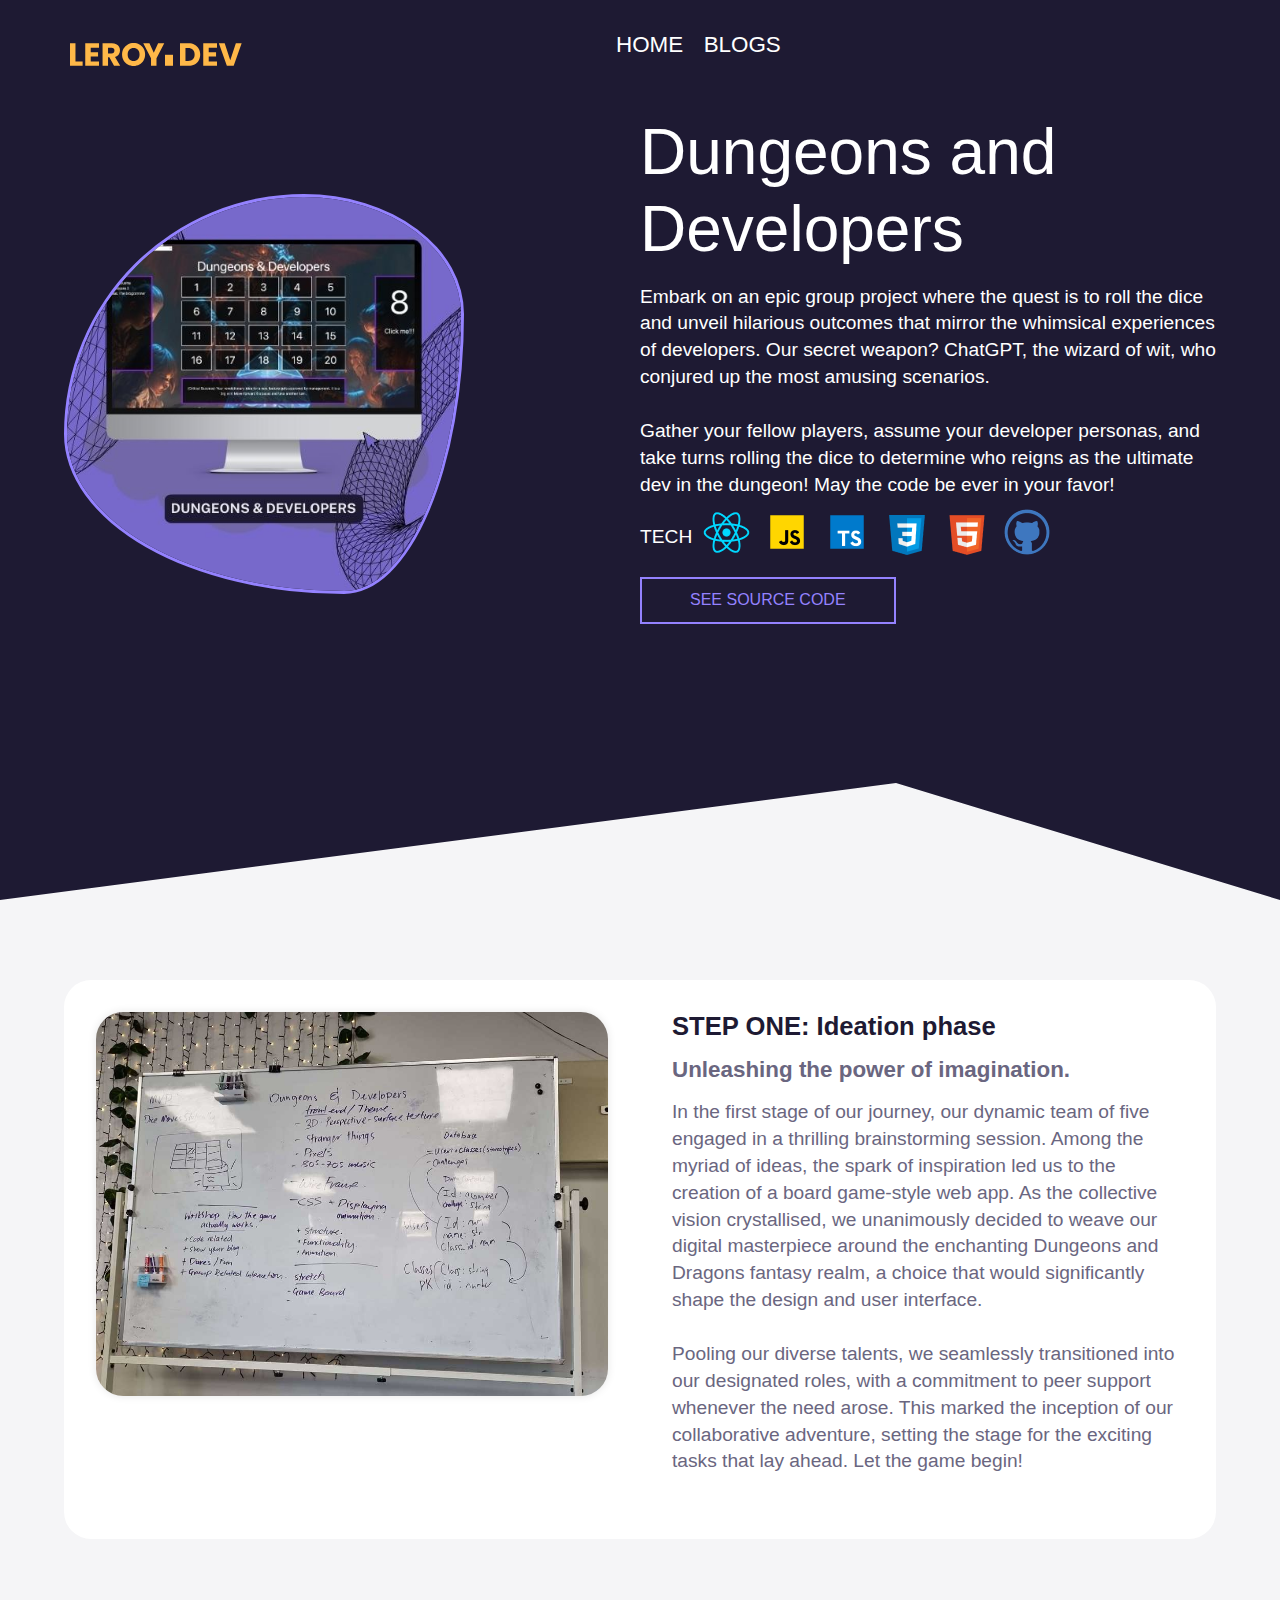
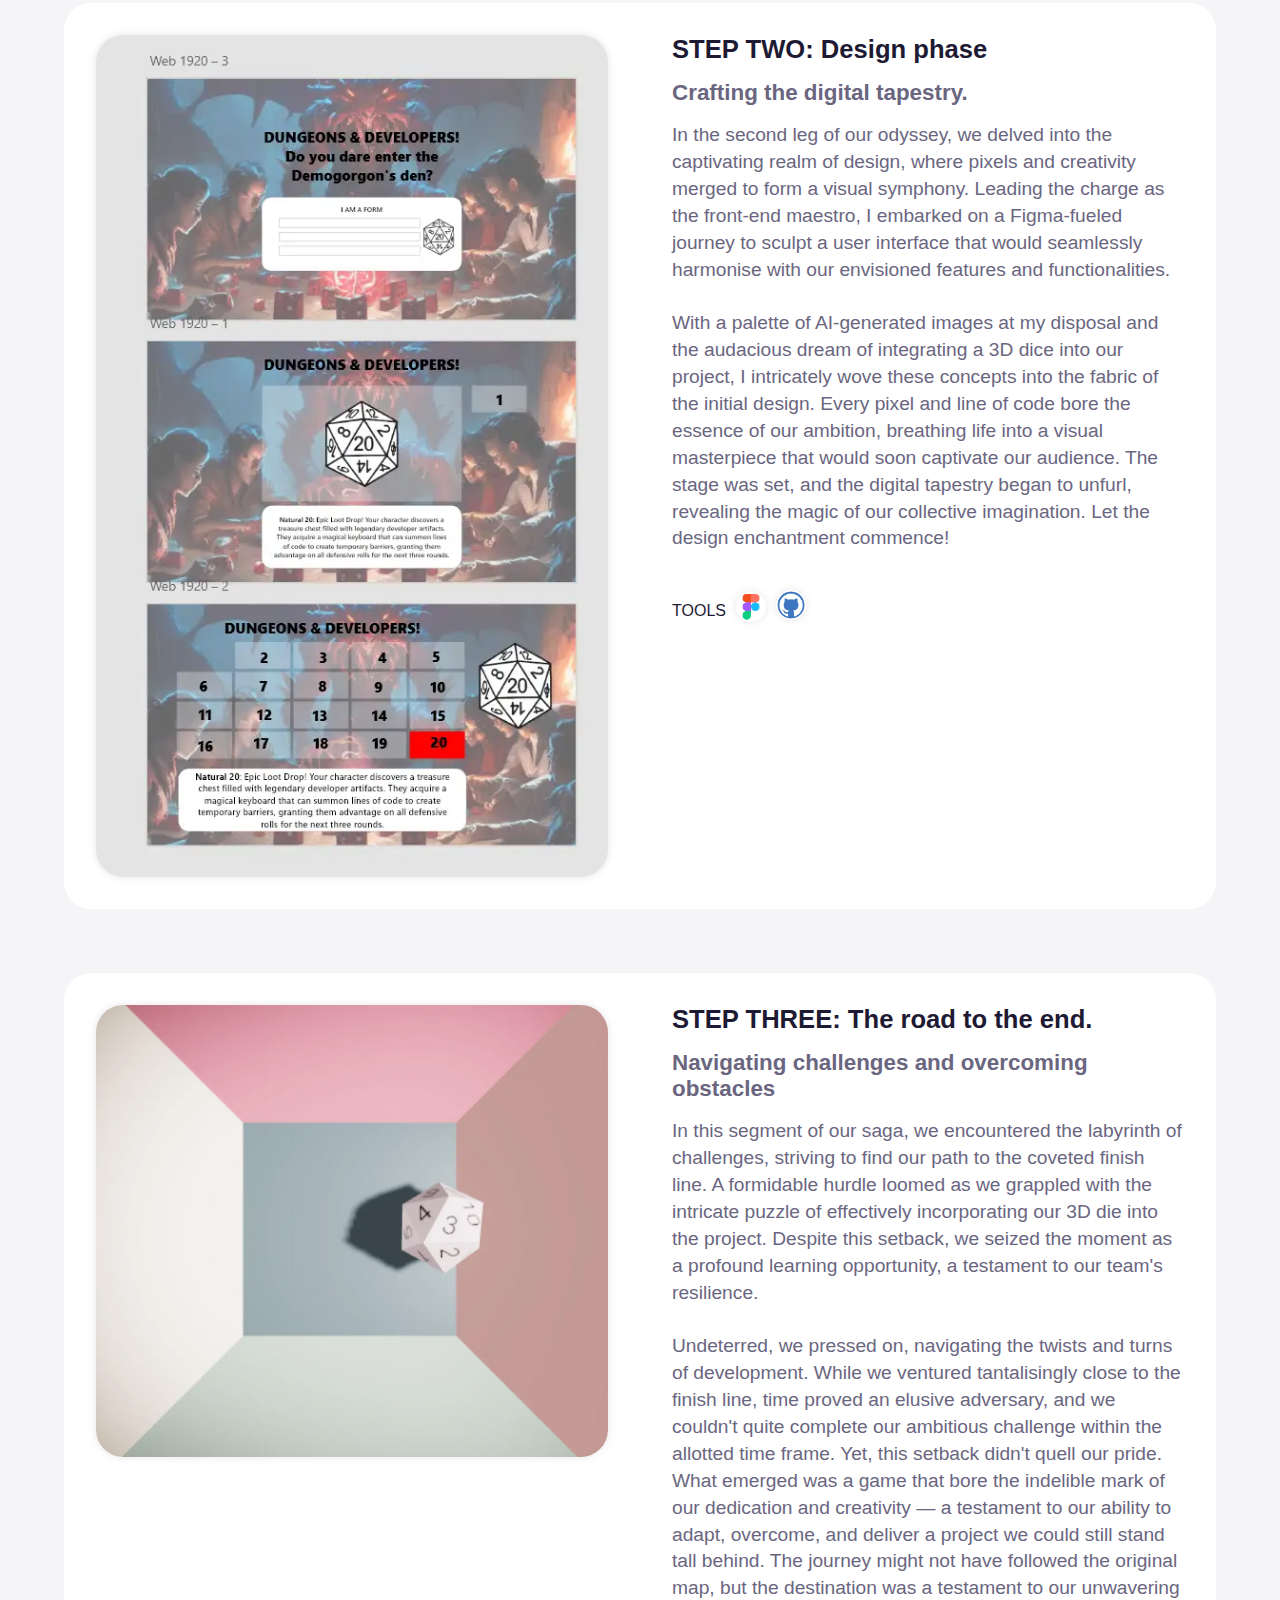
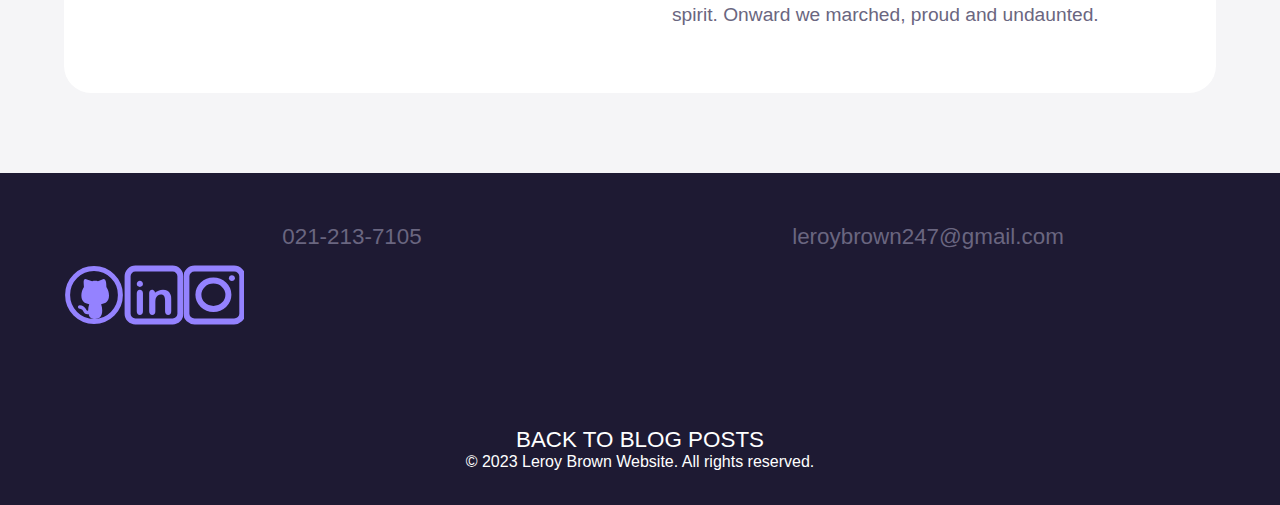
<file: blog/dungeons-developers-blog.html>
<!DOCTYPE html>
<html lang="en">

<head>
  <meta charset="UTF-8">
  <meta name="viewport" content="width=device-width, initial-scale=1.0">
  <link rel="icon" href="../images/Leroy_Favicon.svg" type="image/svg">
  <title>Dungeons and Developers</title>
  <link rel="stylesheet" href="../css/style.css">
  <link rel="stylesheet" href="../css/utilities.css">
  <link rel="stylesheet" href="../css/hero.css">
  <link rel="stylesheet" href="../css/contact.css">
  <link rel="stylesheet" href="../css/footer.css">
  <link rel="stylesheet" href="../css/post.css">
</head>

<body>

    <!--Nav section starts-->
    
  <div class="site-main-wrapper">

    <div class="hamburger">
      <button class="hamburger-button">
        <img src="../images/hamberger.svg" alt="">
      </button>
    </div>
    <div class="mobile-nav">
      <button class="times">
        <img src="../images/times.svg" alt="">
      </button>
      <ul>
        <li><a href="../index.html">Home</a></li>
        <li><a href="../blog/blog-posts.html" class="click-1">Blog</a></li>
      </ul>
    </div>

    <header id="home">
      <div class="container">
        <nav id="main-nav" class="flex items-center space-between">
          <div class="left flex items-center items items-center">
            <div class="branding">
              <img src="../images/LOGO.svg" alt="">
            </div>
            <div>
              <a href="../index.html">Home</a>
              <a href="../blog/blog-posts.html">Blogs</a>
            </div>
          </div>
        </nav>

        <!--Nav section ends-->

        <!--Hero section starts-->

        <div class="hero flex items-center space-between">
          <div class="left flex-1 justify-center">
            <img src="../images/DungeonsDevelopersBlog.jpg" alt="">
          </div>
          <div class="right flex-1">
            <h1 class="hero-heading">Dungeons and Developers</h1>

            <p>Embark on an epic group project where the quest is to roll the dice and unveil hilarious outcomes that mirror the whimsical experiences of developers. Our secret weapon? ChatGPT, the wizard of wit, who conjured up the most amusing scenarios. 
              <br>  
                <br>
              Gather your fellow players, assume your developer personas, and take turns rolling the dice to determine who reigns as the ultimate dev in the dungeon! May the code be ever in your favor!
            <div>
              <div class="stack-two flex">
                <p>TECH</p>
                <a><img src="../images/React.png" alt=""></a>
                <a><img src="../images/JS.png" alt=""></a>
                <a><img src="../images/TS.png" alt=""></a>
                <a><img src="../images/HTML.png" alt=""></a>
                <a><img src="../images/CSS.png" alt=""></a>
                <a><img src="../images/Git.png" alt=""></a>
              </div>
            </div>
            <div class="btn-wrapper">
                <a href="https://github.com/leroybrown247/Dungeons-and-Developers" target="_blank">
                <button class="btn btn-secondary">See Source Code</button>
            </div>
            </a>
          </div>
        </div>
      </div>
    </header>

    <!--Hero section ends-->

    <!--Post section starts-->

    <section class="post" id="post">
        
      <div class="container flex items-center">
          
          <div class="left flex-1">
              <img src="../images/DDIdeation.jpg">
          </div>

              <div class="right flex-1" >
                  <h3>STEP ONE: Ideation phase</h3>
                  <h4>Unleashing the power of imagination.</h4>
                  
                  <p class="paragraph">In the first stage of our journey, our dynamic team of five engaged in a thrilling brainstorming session. Among the myriad of ideas, the spark of inspiration led us to the creation of a board game-style web app. As the collective vision crystallised, we unanimously decided to weave our digital masterpiece around the enchanting Dungeons and Dragons fantasy realm, a choice that would significantly shape the design and user interface.
                    <br>  
                      <br>  
                    Pooling our diverse talents, we seamlessly transitioned into our designated roles, with a commitment to peer support whenever the need arose. This marked the inception of our collaborative adventure, setting the stage for the exciting tasks that lay ahead. Let the game begin!</p>
              </div>
      </div>

      <div class="container flex items-center">
          
          <div class="left flex-1">
              <img src="../images/DDDesign.webp">
          </div>
              <div class="right flex-1" >
                  <h3>STEP TWO: Design phase</h3>
                  <h4>Crafting the digital tapestry.</h4>

                  <p class="paragraph">In the second leg of our odyssey, we delved into the captivating realm of design, where pixels and creativity merged to form a visual symphony. Leading the charge as the front-end maestro, I embarked on a Figma-fueled journey to sculpt a user interface that would seamlessly harmonise with our envisioned features and functionalities.
                    <br>  
                      <br>
                    With a palette of AI-generated images at my disposal and the audacious dream of integrating a 3D dice into our project, I intricately wove these concepts into the fabric of the initial design. Every pixel and line of code bore the essence of our ambition, breathing life into a visual masterpiece that would soon captivate our audience. The stage was set, and the digital tapestry began to unfurl, revealing the magic of our collective imagination. Let the design enchantment commence!</p>
                  
                  <div class="social flex">
                      <p>TOOLS</p>
                      <img src="../images/Figma.png" alt="">
                      <a href="https://github.com/leroybrown247/" target="_blank"> <img src="../images/Git.png" alt=""></a>
                  </div>
              </div>
      </div>

      <div class="container flex items-center">
          
          <div class="left flex-1">
              <img src="../images/DD3D.jpg">
          </div>
              <div class="right flex-1" >
                  <h3>STEP THREE: The road to the end.</h3>
                  <h4>Navigating challenges and overcoming obstacles</h4>

                  <p class="paragraph">In this segment of our saga, we encountered the labyrinth of challenges, striving to find our path to the coveted finish line. A formidable hurdle loomed as we grappled with the intricate puzzle of effectively incorporating our 3D die into the project. Despite this setback, we seized the moment as a profound learning opportunity, a testament to our team's resilience.
                    <br>  
                      <br>
                    Undeterred, we pressed on, navigating the twists and turns of development. While we ventured tantalisingly close to the finish line, time proved an elusive adversary, and we couldn't quite complete our ambitious challenge within the allotted time frame. Yet, this setback didn't quell our pride. What emerged was a game that bore the indelible mark of our dedication and creativity — a testament to our ability to adapt, overcome, and deliver a project we could still stand tall behind. The journey might not have followed the original map, but the destination was a testament to our unwavering spirit. Onward we marched, proud and undaunted.</p>
            
              </div>
      </div>
      
      </div>

  </section>

         <!--Contact section starts-->

   <section class="contact" id="contact">
    <div class="container">
      <h3>Contact Details</h3>
        <div class="contact-card-wrapper">
            <div class="card">
              <a href="tel:021-213-7105"><h4>021-213-7105</h4></a>
            </div>
            <div class="card">
              <a href="mailto:leroybrown247@gmail.com"><h4>leroybrown247@gmail.com</h4></a>
              
            </div>
            
        </div>
        <div class="social flex">
          <a href="https://github.com/leroybrown247/" target="_blank"> <img src="../images/git-icon.svg" alt="github"></a>
          <a href="https://www.linkedin.com/in/leroybrown247/" target="_blank"> <img src="../images/linkedin.svg" alt="linkedin"></a>
          <a href="https://www.instagram.com/leroybrown247/" target="_blank"> <img src="../images/insta.svg" alt="instagram"></a>
      </div>
    </div>
</section>

    <!--Contact section ends-->


        <!--Footer section starts-->


    <footer class="footer">

    <ul>
      <li><a href="#">Back to blog posts</a></li>
    </ul>

      <div class="footer-text">
        &copy; 2023 Leroy Brown Website. All rights reserved.
      </div>
    </footer>
  </div>

        <!--Footer section ends-->

    </main>


        <!-- Scroll to top button starts -->

        <button id="scrollTopBtn" onclick="scrollToTop()">
        <img src="../images/scroll.svg" alt="Scroll to top">
        </button>

        <!-- Scroll to top button ends -->
  
  <script src="../blog/post.js"></script>

    <!-- Scroll to JS starts -->

  <script>
    function scrollToTop() {
      window.scrollTo({ top: 0, behavior: 'smooth' });
    }
  
    window.onscroll = function() {
      const scrollTopBtn = document.getElementById('scrollTopBtn');
      if (document.body.scrollTop > 100 || document.documentElement.scrollTop > 100) {
        scrollTopBtn.style.display = 'block';
      } else {
        scrollTopBtn.style.display = 'none';
      }
    };
  </script>

    <!-- Scroll to JS ends -->
  
</body>

</html>
</file>
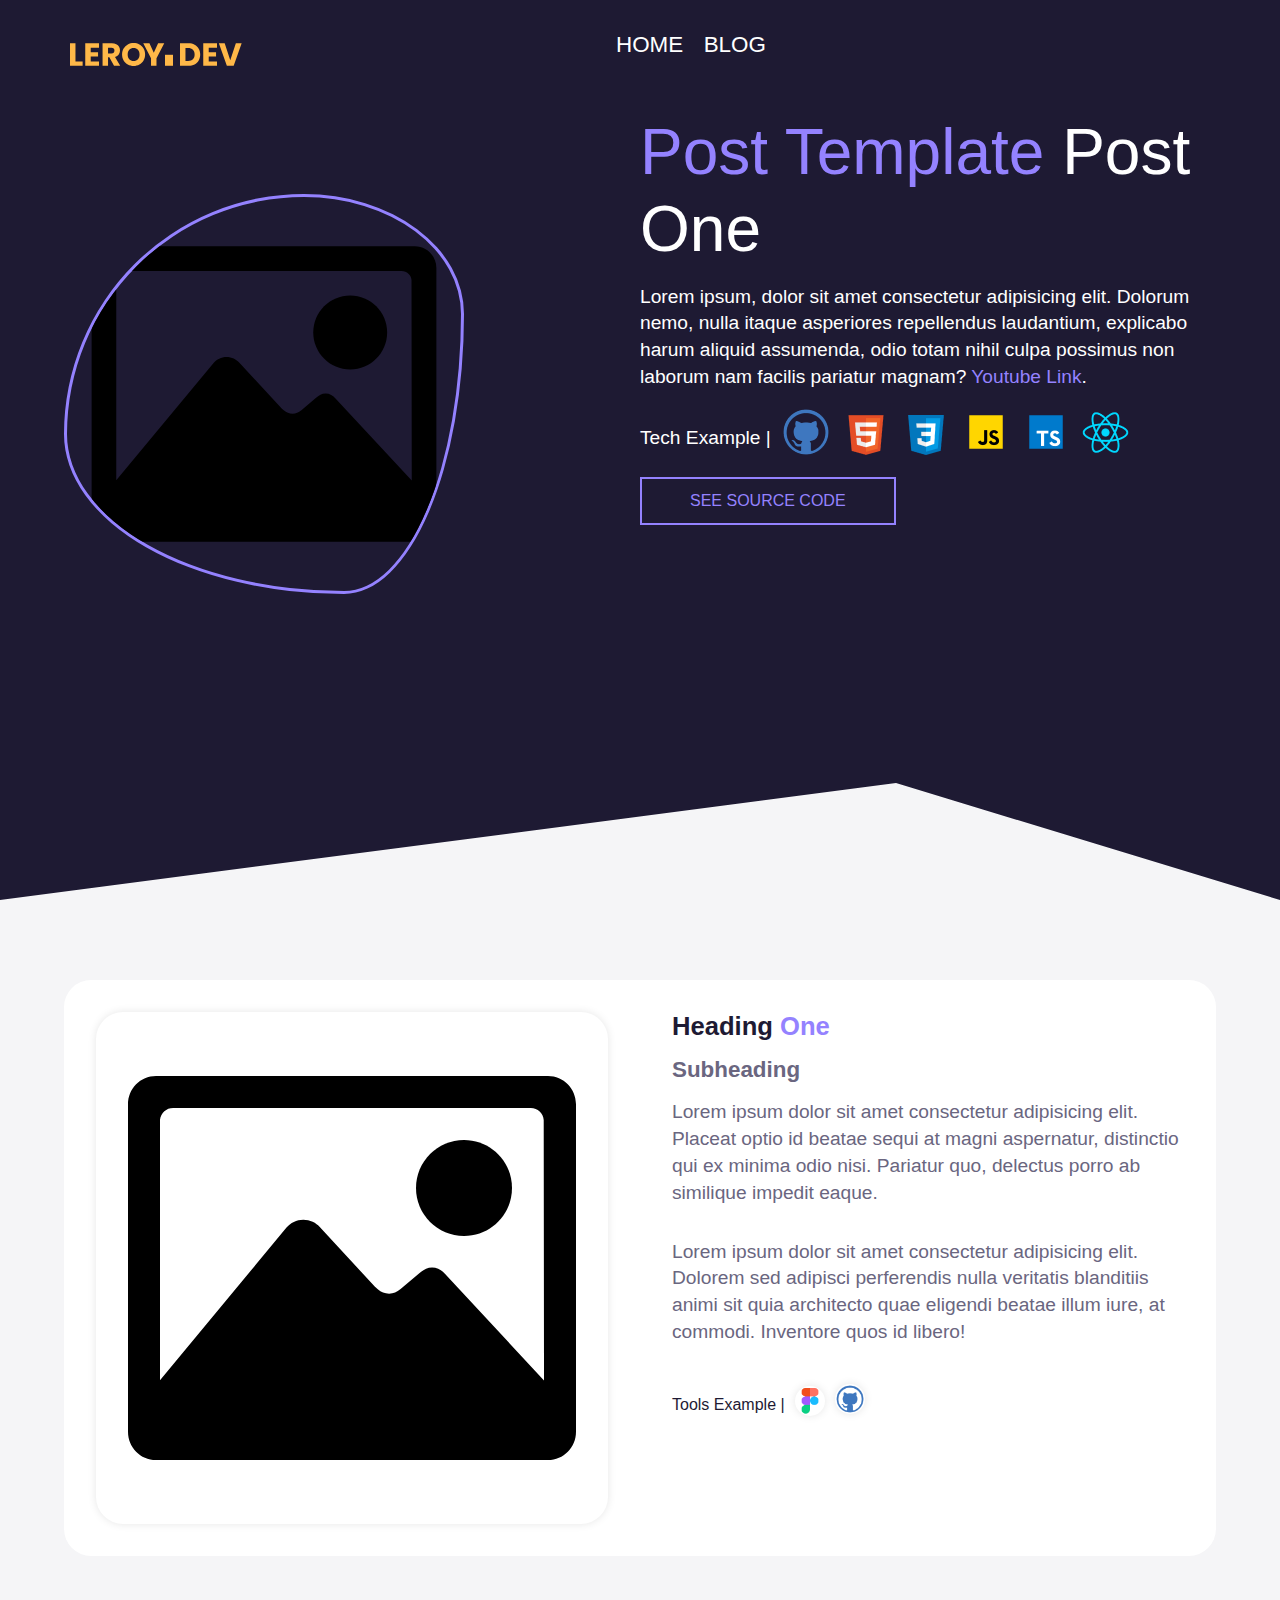
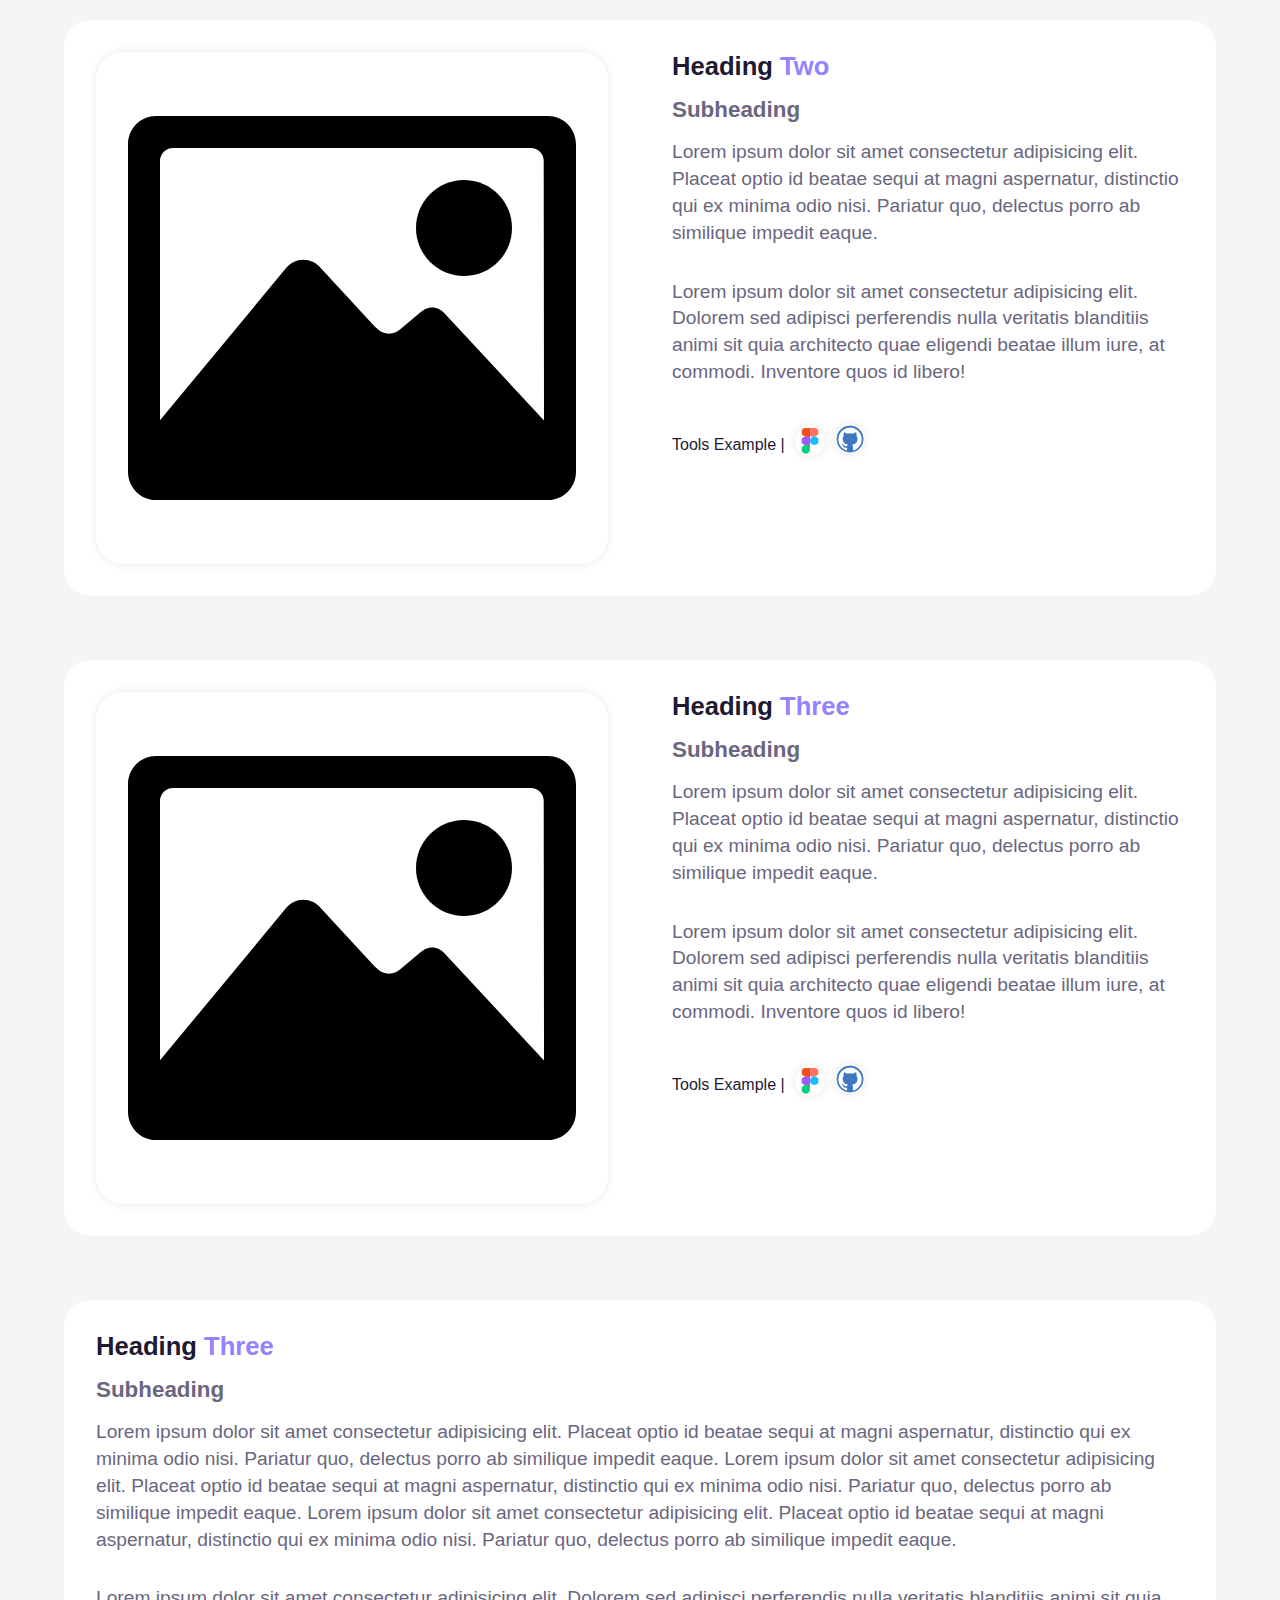
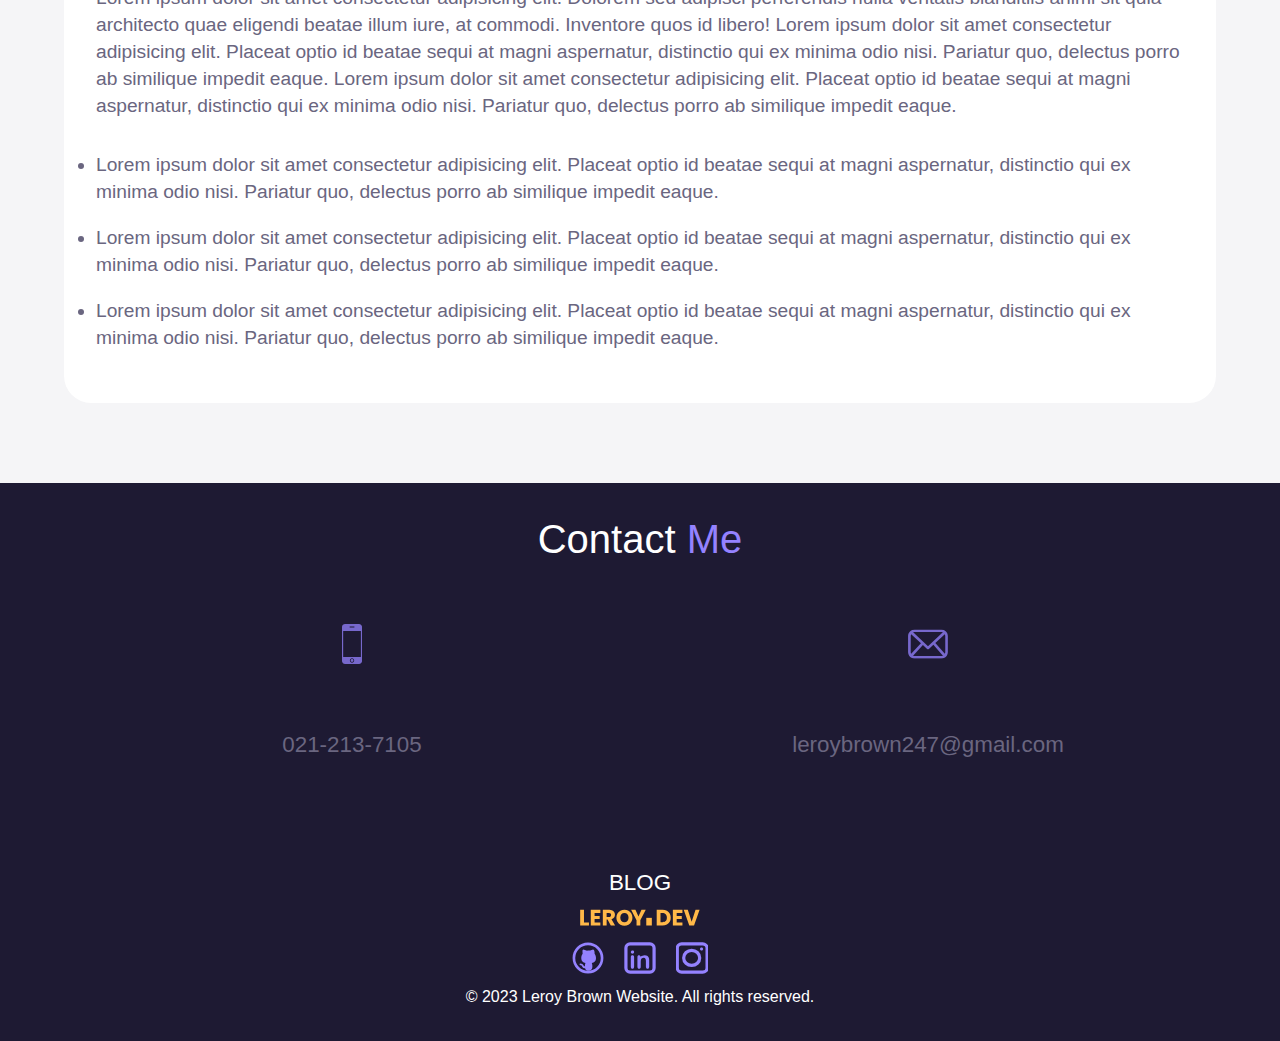
<file: blog/post-template.html>
<!DOCTYPE html>
<html lang="en">

<head>
  <meta charset="UTF-8">
  <meta name="viewport" content="width=device-width, initial-scale=1.0">
  <title>Post-1</title>
  <link rel="stylesheet" href="../css/style.css">
  <link rel="stylesheet" href="../css/utilities.css">
  <link rel="stylesheet" href="../css/hero.css">
  <link rel="stylesheet" href="../css/contact.css">
  <link rel="stylesheet" href="../css/footer.css">
  <link rel="stylesheet" href="../css/post.css">
</head>

<body>

    <!--Nav section starts-->
    
  <div class="site-main-wrapper">

    <div class="hamburger">
      <button class="hamburger-button">
        <img src="../images/hamberger.svg" alt="">
      </button>
    </div>
    <div class="mobile-nav">
      <button class="times">
        <img src="../images/times.svg" alt="">
      </button>
      <ul>
        <li><a href="../index.html">Home</a></li>
        <li><a href="../blog/blog-posts.html" class="click-1">Blog</a></li>
      </ul>
    </div>

    <header id="home">
      <div class="container">
        <nav id="main-nav" class="flex items-center space-between">
          <div class="left flex items-center items items-center">
            <div class="branding">
              <img src="../images/LOGO.svg" alt="">
            </div>
            <div>
              <a href="../index.html">Home</a>
              <a href="../blog/blog-posts.html">Blog</a>
            </div>
          </div>
        </nav>

        <!--Nav section ends-->

        <!--Hero section starts-->

        <div class="hero flex items-center space-between">
          <div class="left flex-1 justify-center">
            <img src="../images/Icon-Image.svg" alt="">
          </div>
          <div class="right flex-1">
            <h1 class="hero-heading"><span>Post Template </span>Post One</h1>
            <p>Lorem ipsum, dolor sit amet consectetur adipisicing elit. Dolorum nemo, nulla itaque asperiores repellendus laudantium, explicabo harum aliquid assumenda, odio totam nihil culpa possimus non laborum nam facilis pariatur magnam? <a href="https://youtu.be/acDlADRhnPA" target="_blank" class="video-link">Youtube Link</a>.</p>
            </p>
            <div>
              <div class="stack-two flex">
                <p>Tech Example |</p>
                <a><img src="../images/Git.png" alt=""></a>
                <a><img src="../images/CSS.png" alt=""></a>
                <a><img src="../images/HTML.png" alt=""></a>
                <a><img src="../images/JS.png" alt=""></a>
                <a><img src="../images/TS.png" alt=""></a>
                <a><img src="../images/React.png" alt=""></a>
              </div>
            </div>
            <div class="btn-wrapper">
                <a href="https://github.com/leroybrown247/" target="_blank">
                <button class="btn btn-secondary">See Source Code</button>
            </div>
            </a>
          </div>
        </div>
      </div>
    </header>

    <!--Hero section ends-->

    <!--Post section starts-->

    <section class="post" id="post">
        
      <div class="container flex items-center">
          
          <div class="left flex-1">
              <img src="../images/Icon-Image.svg">
          </div>

              <div class="right flex-1" >
                  <h3>Heading <span>One</span></h3>
                  <h4>Subheading</h4>
                  <p class="paragraph">Lorem ipsum dolor sit amet consectetur adipisicing elit. Placeat optio id beatae sequi at magni aspernatur, distinctio qui ex minima odio nisi. Pariatur quo, delectus porro ab similique impedit eaque.</p>
                  
                  <p class="paragraph">Lorem ipsum dolor sit amet consectetur adipisicing elit. Dolorem sed adipisci perferendis nulla veritatis blanditiis animi sit quia architecto quae eligendi beatae illum iure, at commodi. Inventore quos id libero!</p>
                  
                  <div class="social flex">
                      <p>Tools Example |</p>
                      <img src="../images/Figma.png" alt="">
                      <a href="https://github.com/leroybrown247/" target="_blank"> <img src="../images/Git.png" alt=""></a>
                  </div>
              </div>
      </div>

      <div class="container flex items-center">
          
          <div class="left flex-1">
              <img src="../images/Icon-Image.svg">
          </div>
              <div class="right flex-1" >
                  <h3>Heading <span>Two</span></h3>
                  <h4>Subheading</h4>
                  <p class="paragraph">Lorem ipsum dolor sit amet consectetur adipisicing elit. Placeat optio id beatae sequi at magni aspernatur, distinctio qui ex minima odio nisi. Pariatur quo, delectus porro ab similique impedit eaque.</p>
                  
                  <p class="paragraph">Lorem ipsum dolor sit amet consectetur adipisicing elit. Dolorem sed adipisci perferendis nulla veritatis blanditiis animi sit quia architecto quae eligendi beatae illum iure, at commodi. Inventore quos id libero!</p>
                  
                  <div class="social flex">
                      <p>Tools Example |</p>
                      <img src="../images/Figma.png" alt="">
                      <a href="https://github.com/leroybrown247/" target="_blank"> <img src="../images/Git.png" alt=""></a>
                  </div>
              </div>
      </div>

      <div class="container flex items-center">
          
          <div class="left flex-1">
              <img src="../images/Icon-Image.svg">
          </div>
              <div class="right flex-1" >
                  <h3>Heading <span>Three</span></h3>
                  <h4>Subheading</h4>
                  <p class="paragraph">Lorem ipsum dolor sit amet consectetur adipisicing elit. Placeat optio id beatae sequi at magni aspernatur, distinctio qui ex minima odio nisi. Pariatur quo, delectus porro ab similique impedit eaque.</p>
                  
                  <p class="paragraph">Lorem ipsum dolor sit amet consectetur adipisicing elit. Dolorem sed adipisci perferendis nulla veritatis blanditiis animi sit quia architecto quae eligendi beatae illum iure, at commodi. Inventore quos id libero!</p>
                  
                  <div class="social flex">
                      <p>Tools Example |</p>
                      <img src="../images/Figma.png" alt="">
                      <a href="https://github.com/leroybrown247/" target="_blank"> <img src="../images/Git.png" alt=""></a>
                  </div>
              </div>
      </div>

      <div class="container flex items-center">
          
              <div class="right flex-1" >
                  <h3>Heading <span>Three</span></h3>
                  <h4>Subheading</h4>
                  <p class="paragraph">Lorem ipsum dolor sit amet consectetur adipisicing elit. Placeat optio id beatae sequi at magni aspernatur, distinctio qui ex minima odio nisi. Pariatur quo, delectus porro ab similique impedit eaque. Lorem ipsum dolor sit amet consectetur adipisicing elit. Placeat optio id beatae sequi at magni aspernatur, distinctio qui ex minima odio nisi. Pariatur quo, delectus porro ab similique impedit eaque. Lorem ipsum dolor sit amet consectetur adipisicing elit. Placeat optio id beatae sequi at magni aspernatur, distinctio qui ex minima odio nisi. Pariatur quo, delectus porro ab similique impedit eaque.</p>
                  
                  <p class="paragraph">Lorem ipsum dolor sit amet consectetur adipisicing elit. Dolorem sed adipisci perferendis nulla veritatis blanditiis animi sit quia architecto quae eligendi beatae illum iure, at commodi. Inventore quos id libero! Lorem ipsum dolor sit amet consectetur adipisicing elit. Placeat optio id beatae sequi at magni aspernatur, distinctio qui ex minima odio nisi. Pariatur quo, delectus porro ab similique impedit eaque. Lorem ipsum dolor sit amet consectetur adipisicing elit. Placeat optio id beatae sequi at magni aspernatur, distinctio qui ex minima odio nisi. Pariatur quo, delectus porro ab similique impedit eaque.</p>

                  <ul>
                      <li class="list">Lorem ipsum dolor sit amet consectetur adipisicing elit. Placeat optio id beatae sequi at magni aspernatur, distinctio qui ex minima odio nisi. Pariatur quo, delectus porro ab similique impedit eaque.</li>

                      <li class="list">Lorem ipsum dolor sit amet consectetur adipisicing elit. Placeat optio id beatae sequi at magni aspernatur, distinctio qui ex minima odio nisi. Pariatur quo, delectus porro ab similique impedit eaque.</li>

                      <li class="list">Lorem ipsum dolor sit amet consectetur adipisicing elit. Placeat optio id beatae sequi at magni aspernatur, distinctio qui ex minima odio nisi. Pariatur quo, delectus porro ab similique impedit eaque.</li>
                  </ul>
                  
              </div>
      </div>

  </section>

         <!--Contact section starts-->

   <section class="contact" id="contact">
    <div class="container">
        <h3 class="section-heading">Contact <span>Me</span></h3>
        <div class="contact-card-wrapper">
            <div class="card">
                <img src="../images/phone.svg" alt="phone">
                <h3>Call Me</h3>
                <h4>021-213-7105</h4>
            </div>
            <div class="card">
                <img src="../images/email.svg" alt="email">
                <h3>Email Me</h3>
                <h4>leroybrown247@gmail.com</h4>
            </div>
        </div>
    </div>
</section>

    <!--Contact section ends-->

    </main>

        <!--Footer section strats-->


    <footer class="footer">
      <ul>
        <li><a href="#">Blog</a></li>
      </ul>

      <img src="../images/LOGO.svg" alt="">

      <div class="social flex">
        <a href="https://github.com/leroybrown247/" target="_blank"> <img src="../images/git-icon.svg" alt="github"></a>
        <a href="https://www.linkedin.com/in/leroybrown247/" target="_blank"> <img src="../images/linkedin.svg" alt="linkedin"></a>
        <a href="https://www.instagram.com/leroybrown247/" target="_blank"> <img src="../images/insta.svg" alt="instagram"></a>
    </div>

      <div class="footer-text">
        &copy; 2023 Leroy Brown Website. All rights reserved.
      </div>
    </footer>
  </div>

        <!--Footer section ends-->

        <!-- Scroll to top button starts -->

        <button id="scrollTopBtn" onclick="scrollToTop()">
        <img src="../images/scroll.svg" alt="Scroll to top">
        </button>

        <!-- Scroll to top button ends -->
  
  <script src="../blog/post.js"></script>

    <!-- Scroll to JS starts -->

  <script>
    function scrollToTop() {
      window.scrollTo({ top: 0, behavior: 'smooth' });
    }
  
    window.onscroll = function() {
      const scrollTopBtn = document.getElementById('scrollTopBtn');
      if (document.body.scrollTop > 100 || document.documentElement.scrollTop > 100) {
        scrollTopBtn.style.display = 'block';
      } else {
        scrollTopBtn.style.display = 'none';
      }
    };
  </script>

    <!-- Scroll to JS ends -->
  
</body>

</html>
</file>
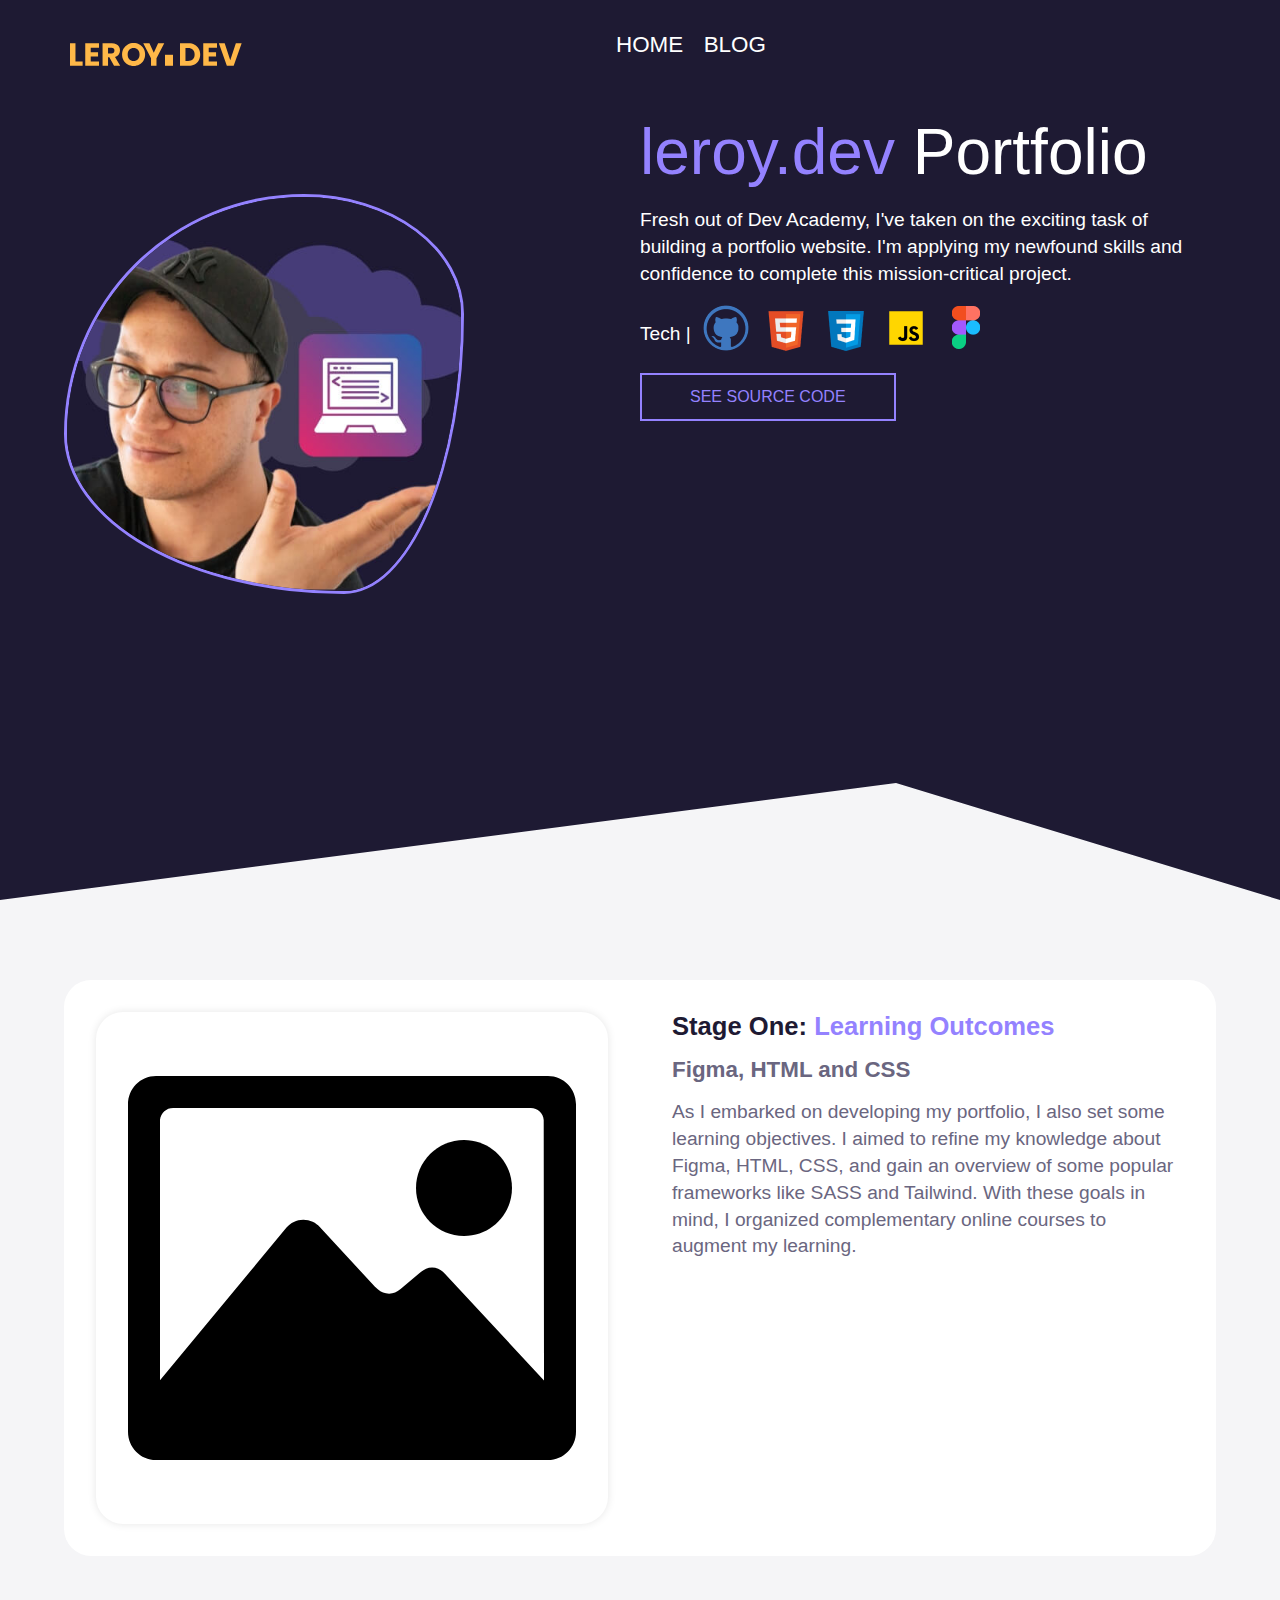
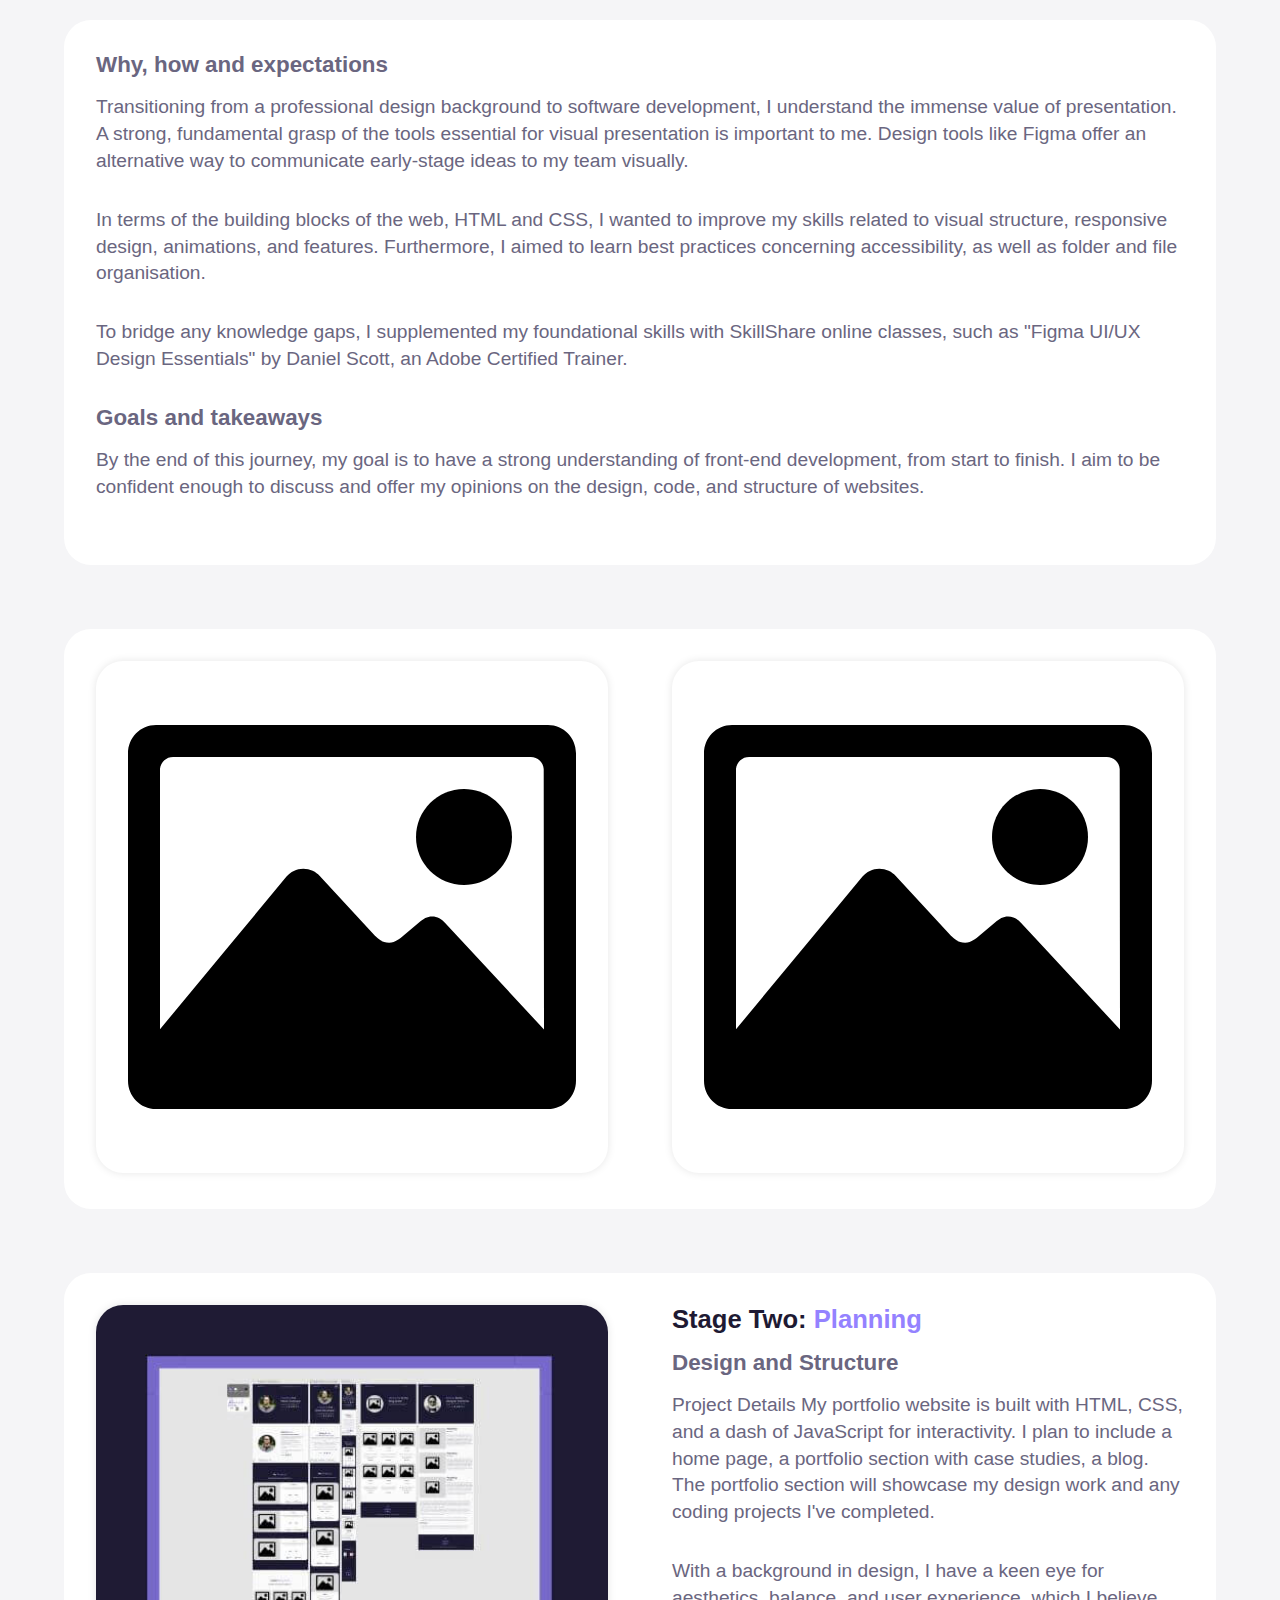
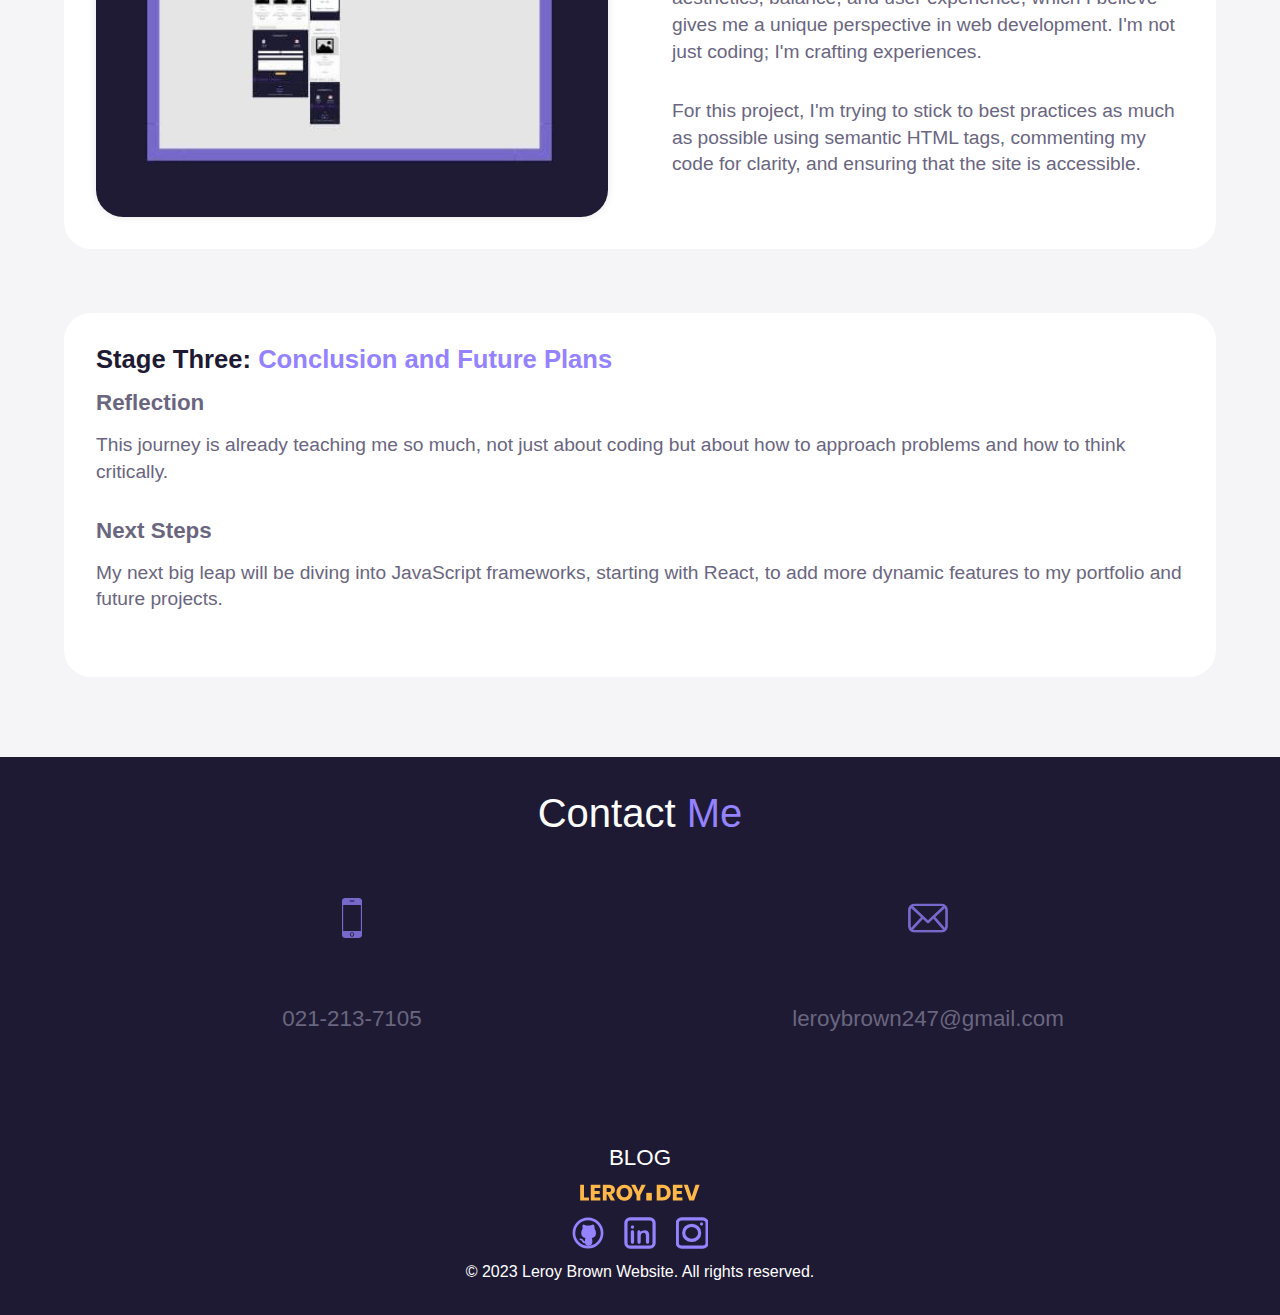
<file: blog/post.html>
<!DOCTYPE html>
<html lang="en">

<head>
  <meta charset="UTF-8">
  <meta name="viewport" content="width=device-width, initial-scale=1.0">
  <title>Building a Portfolio | leroy.dev</title>
  <link rel="stylesheet" href="../css/style.css">
  <link rel="stylesheet" href="../css/utilities.css">
  <link rel="stylesheet" href="../css/hero.css">
  <link rel="stylesheet" href="../css/contact.css">
  <link rel="stylesheet" href="../css/footer.css">
  <link rel="stylesheet" href="../css/post.css">
</head>

<body>

    <!--Nav section starts-->
    
  <div class="site-main-wrapper">

    <div class="hamburger">
      <button class="hamburger-button">
        <img src="../images/hamberger.svg" alt="">
      </button>
    </div>
    <div class="mobile-nav">
      <button class="times">
        <img src="../images/times.svg" alt="">
      </button>
      <ul>
        <li><a href="../index.html">Home</a></li>
        <li><a href="../blog/blog-posts.html" class="click-1">Blog</a></li>
      </ul>
    </div>

    <header id="home">
      <div class="container">
        <nav id="main-nav" class="flex items-center space-between">
          <div class="left flex items-center items items-center">
            <div class="branding">
              <img src="../images/LOGO.svg" alt="">
            </div>
            <div>
              <a href="../index.html">Home</a>
              <a href="../blog/blog-posts.html">Blog</a>
            </div>
          </div>
        </nav>

        <!--Nav section ends-->

        <!--Hero section starts-->

        <div class="hero flex items-center space-between">
          <div class="left flex-1 justify-center">
            <img src="../images/leroydev.jpg" alt="">
          </div>
          <div class="right flex-1">
            <h1 class="hero-heading"><span>leroy.dev </span>Portfolio</h1>
            <p>Fresh out of Dev Academy, I've taken on the exciting task of building a portfolio website. I'm applying my newfound skills and confidence to complete this mission-critical project.</p>
            </p>
            <div>
              <div class="stack-two flex">
                <p>Tech |</p>
                <a><img src="../images/Git.png" alt=""></a>
                <a><img src="../images/CSS.png" alt=""></a>
                <a><img src="../images/HTML.png" alt=""></a>
                <a><img src="../images/JS.png" alt=""></a>
                <a><img src="../images/Figma.png" alt=""></a>
              </div>
            </div>
            <div class="btn-wrapper">
                <a href="https://github.com/leroybrown247/" target="_blank">
                <button class="btn btn-secondary">See Source Code</button>
            </div>
            </a>
          </div>
        </div>
      </div>
    </header>

    <!--Hero section ends-->

    <!--Post section starts-->

    <section class="post" id="post">
        
      <div class="container flex items-center">
          
          <div class="left flex-1">
              <img src="../images/Icon-Image.svg">
          </div>

              <div class="right flex-1" >
                  <h3>Stage One: <span> Learning Outcomes</span></h3>
                  <h4>Figma, HTML and CSS</h4>
                  <p class="paragraph">As I embarked on developing my portfolio, I also set some learning objectives. I aimed to refine my knowledge about Figma, HTML, CSS, and gain an overview of some popular frameworks like SASS and Tailwind. With these goals in mind, I organized complementary online courses to augment my learning.</p>
                                  
              </div>
      </div>

      <div class="container flex items-center">
          
        <div class="right flex-1" >
            <h4>Why, how and expectations</h4>
            <p class="paragraph">Transitioning from a professional design background to software development, I understand the immense value of presentation. A strong, fundamental grasp of the tools essential for visual presentation is important to me. Design tools like Figma offer an alternative way to communicate early-stage ideas to my team visually.</p>
            
            <p class="paragraph">In terms of the building blocks of the web, HTML and CSS, I wanted to improve my skills related to visual structure, responsive design, animations, and features. Furthermore, I aimed to learn best practices concerning accessibility, as well as folder and file organisation.</p>

            <p class="paragraph">To bridge any knowledge gaps, I supplemented my foundational skills with SkillShare online classes, such as "Figma UI/UX Design Essentials" by Daniel Scott, an Adobe Certified Trainer.</p>

            <h4>Goals and takeaways</h4>

            <p class="paragraph">By the end of this journey, my goal is to have a strong understanding of front-end development, from start to finish. I aim to be confident enough to discuss and offer my opinions on the design, code, and structure of websites.</p>
                      
        </div>
</div>

<div class="container flex items-center">
    
  <div class="left flex-1">
      <img src="../images/Icon-Image.svg">
  </div>
      <div class="right flex-1" >
        <img src="../images/Icon-Image.svg">                         
      </div>
</div>

      <div class="container flex items-center">
          
          <div class="left flex-1">
              <img src="../images/leroydev-figma.jpg">
          </div>
              <div class="right flex-1" >
                  <h3>Stage Two: <span>Planning</span></h3>
                  <h4>Design and Structure</h4>
                  <p class="paragraph">Project Details
                    My portfolio website is built with HTML, CSS, and a dash of JavaScript for interactivity. I plan to include a home page, a portfolio section with case studies, a blog. The portfolio section will showcase my design work and any coding projects I've completed.</p>

                  <p class="paragraph">With a background in design, I have a keen eye for aesthetics, balance, and user experience, which I believe gives me a unique perspective in web development. I'm not just coding; I'm crafting experiences.</p>
                  
                  <p class="paragraph">For this project, I'm trying to stick to best practices as much as possible using semantic HTML tags, commenting my code for clarity, and ensuring that the site is accessible.</p>
              </div>
      </div>
    
      <div class="container flex items-center">
          
              <div class="right flex-1" >
                  <h3>Stage Three: <span>Conclusion and Future Plans</span></h3>
                  <h4>Reflection</h4>
                  <p class="paragraph">This journey is already teaching me so much, not just about coding but about how to approach problems and how to think critically.</p>
                  
                  <h4>Next Steps</h4>
                  <p class="paragraph">My next big leap will be diving into JavaScript frameworks, starting with React, to add more dynamic features to my portfolio and future projects.</p>
                 
              </div>
      </div>

  </section>

         <!--Contact section starts-->

   <section class="contact" id="contact">
    <div class="container">
        <h3 class="section-heading">Contact <span>Me</span></h3>
        <div class="contact-card-wrapper">
            <div class="card">
                <img src="../images/phone.svg" alt="phone">
                <h3>Call Me</h3>
                <h4>021-213-7105</h4>
            </div>
            <div class="card">
                <img src="../images/email.svg" alt="email">
                <h3>Email Me</h3>
                <h4>leroybrown247@gmail.com</h4>
            </div>
        </div>
    </div>
</section>

    <!--Contact section ends-->

    </main>

        <!--Footer section strats-->


    <footer class="footer">
      <ul>
        <li><a href="#">Blog</a></li>
      </ul>

      <img src="../images/LOGO.svg" alt="">

      <div class="social flex">
        <a href="https://github.com/leroybrown247/" target="_blank"> <img src="../images/git-icon.svg" alt="github"></a>
        <a href="https://www.linkedin.com/in/leroybrown247/" target="_blank"> <img src="../images/linkedin.svg" alt="linkedin"></a>
        <a href="https://www.instagram.com/leroybrown247/" target="_blank"> <img src="../images/insta.svg" alt="instagram"></a>
    </div>

      <div class="footer-text">
        &copy; 2023 Leroy Brown Website. All rights reserved.
      </div>
    </footer>
  </div>

        <!--Footer section ends-->

        <!-- Scroll to top button starts -->

        <button id="scrollTopBtn" onclick="scrollToTop()">
        <img src="../images/scroll.svg" alt="Scroll to top">
        </button>

        <!-- Scroll to top button ends -->
  
  <script src="../blog/post.js"></script>

    <!-- Scroll to JS starts -->

  <script>
    function scrollToTop() {
      window.scrollTo({ top: 0, behavior: 'smooth' });
    }
  
    window.onscroll = function() {
      const scrollTopBtn = document.getElementById('scrollTopBtn');
      if (document.body.scrollTop > 100 || document.documentElement.scrollTop > 100) {
        scrollTopBtn.style.display = 'block';
      } else {
        scrollTopBtn.style.display = 'none';
      }
    };
  </script>

    <!-- Scroll to JS ends -->
  
</body>

</html>
</file>
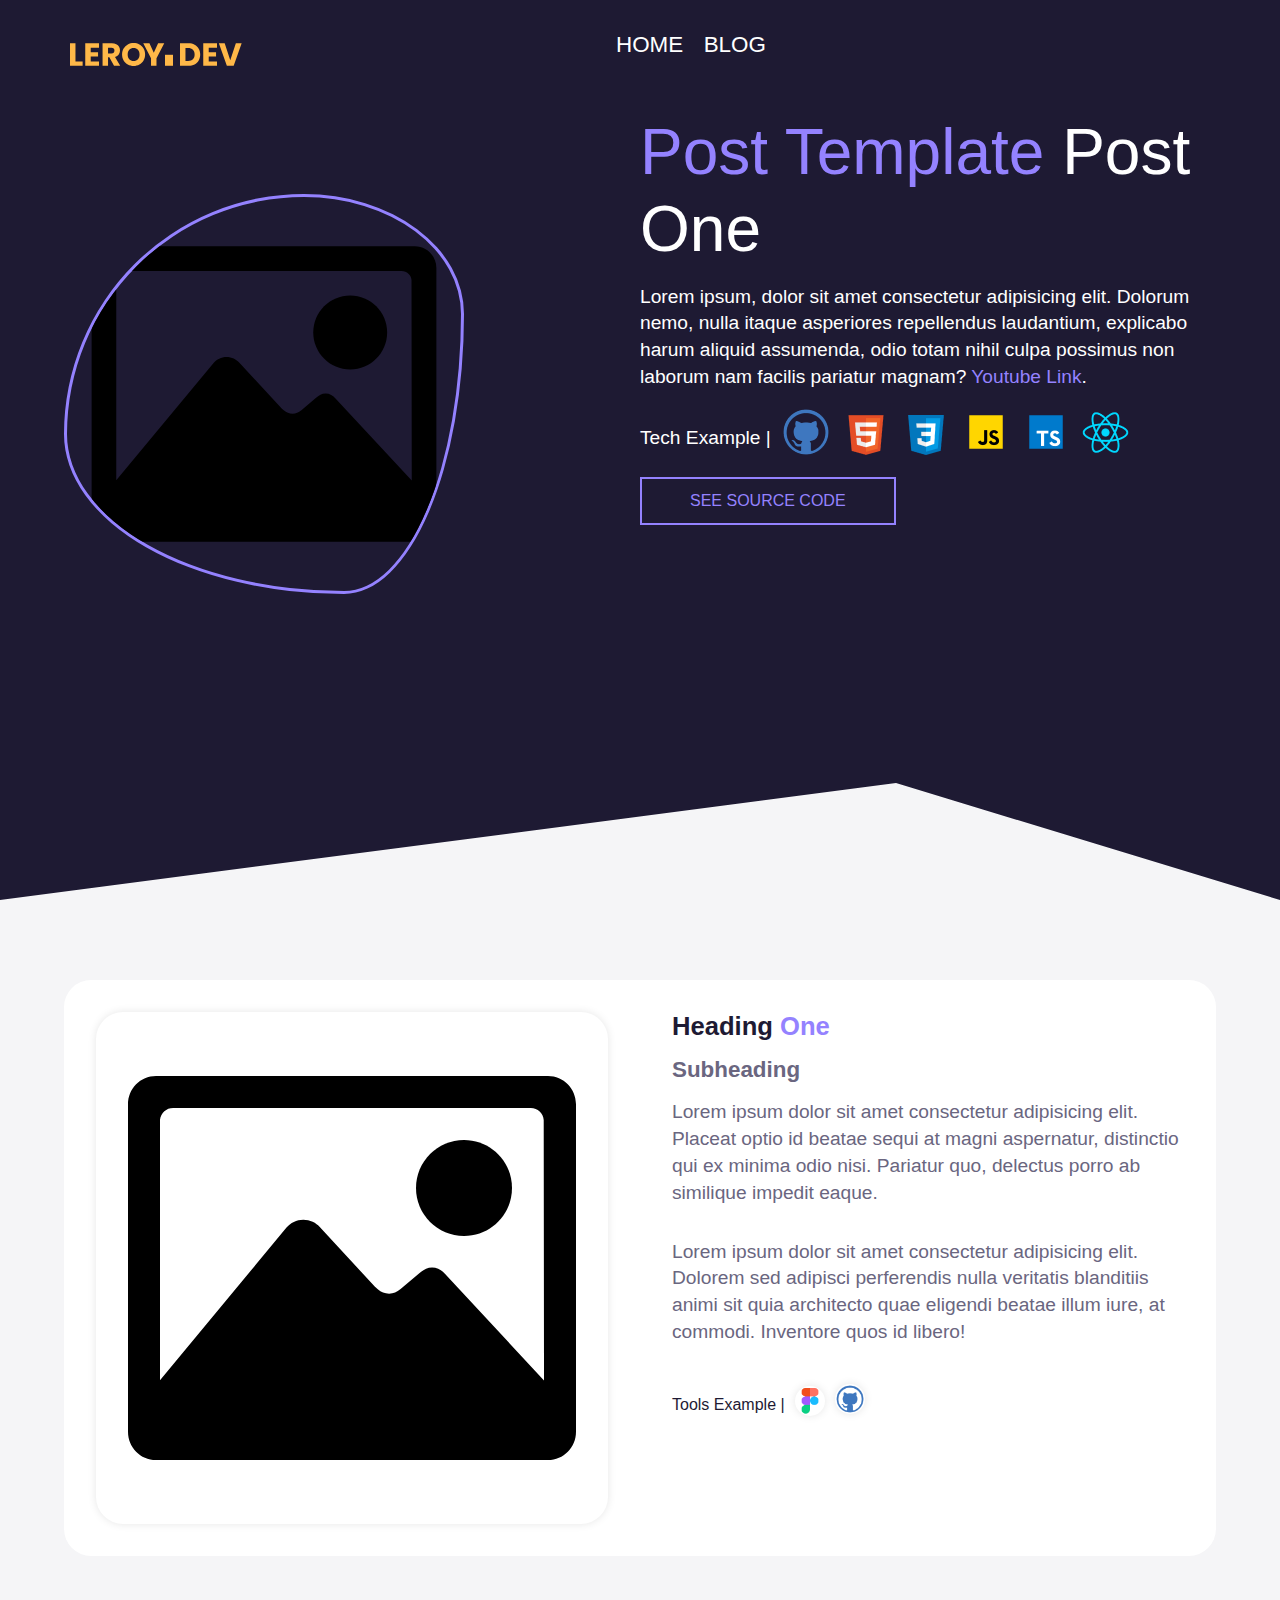
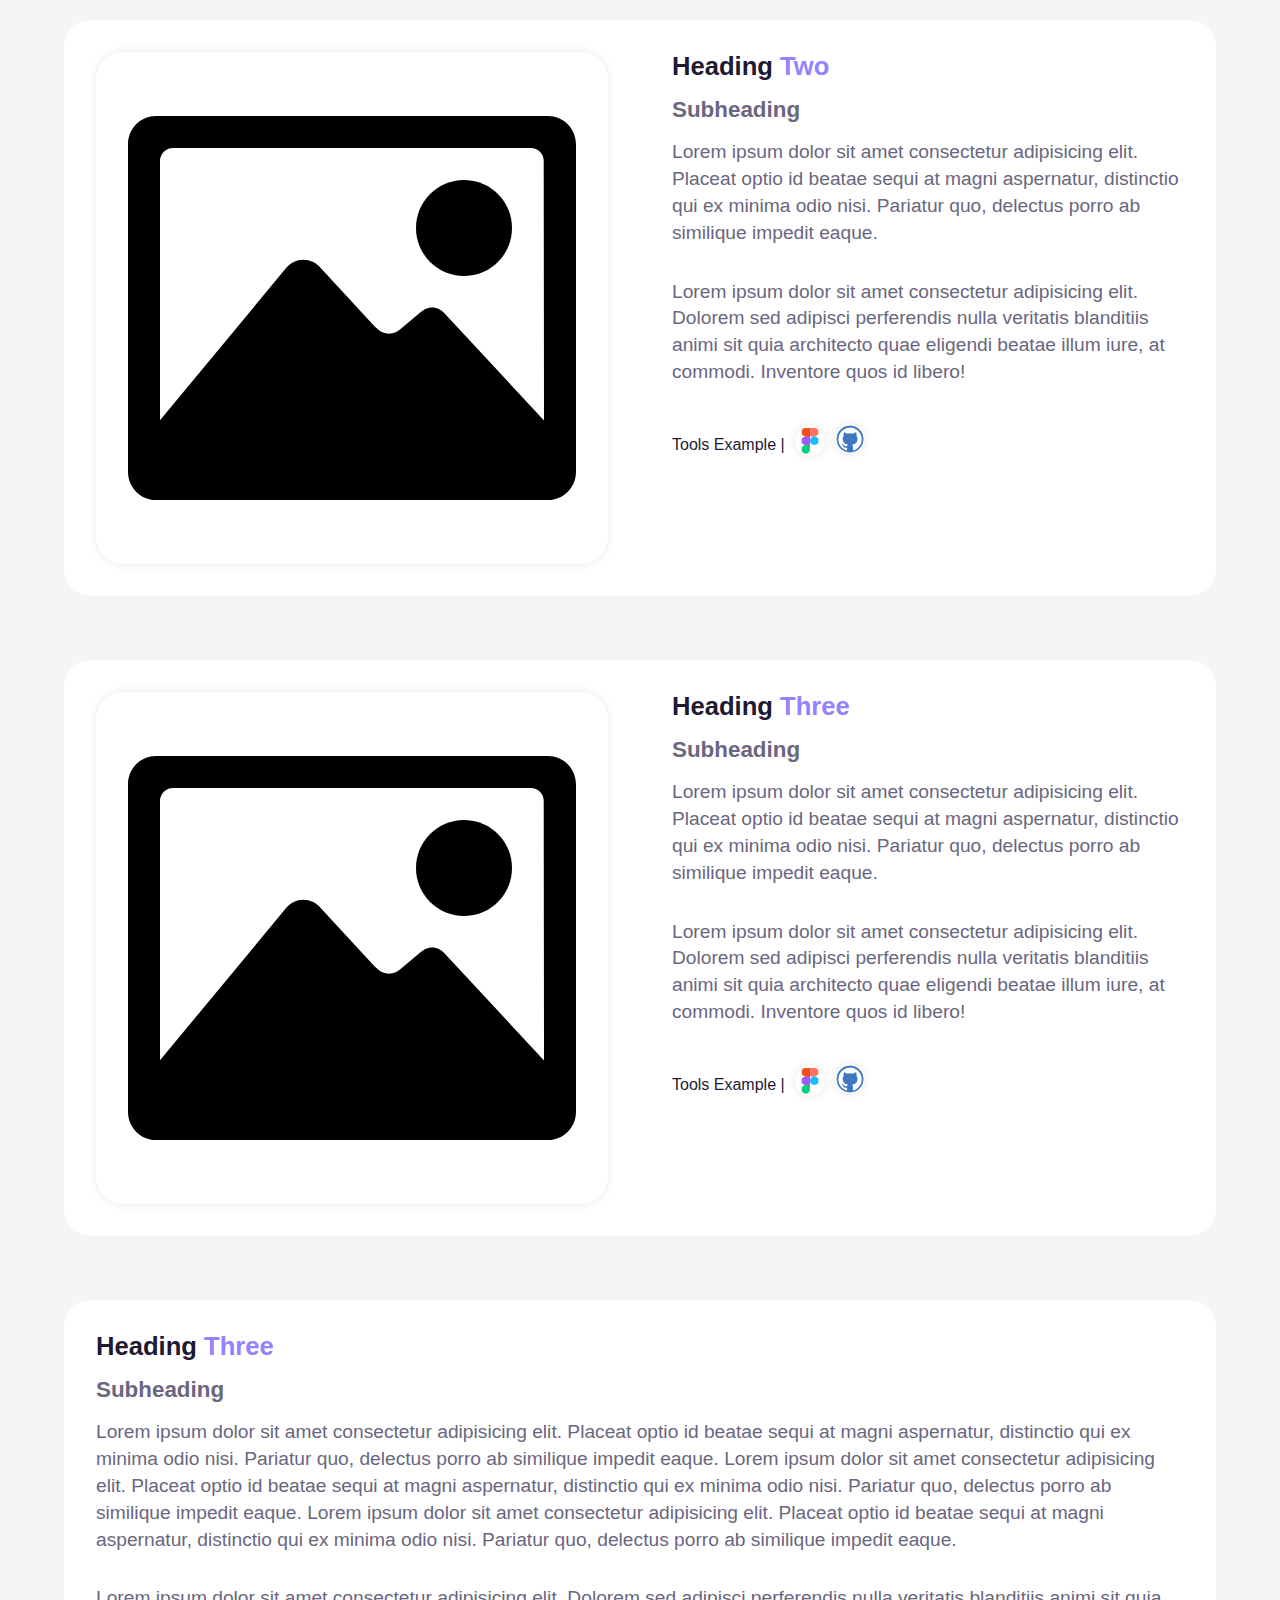
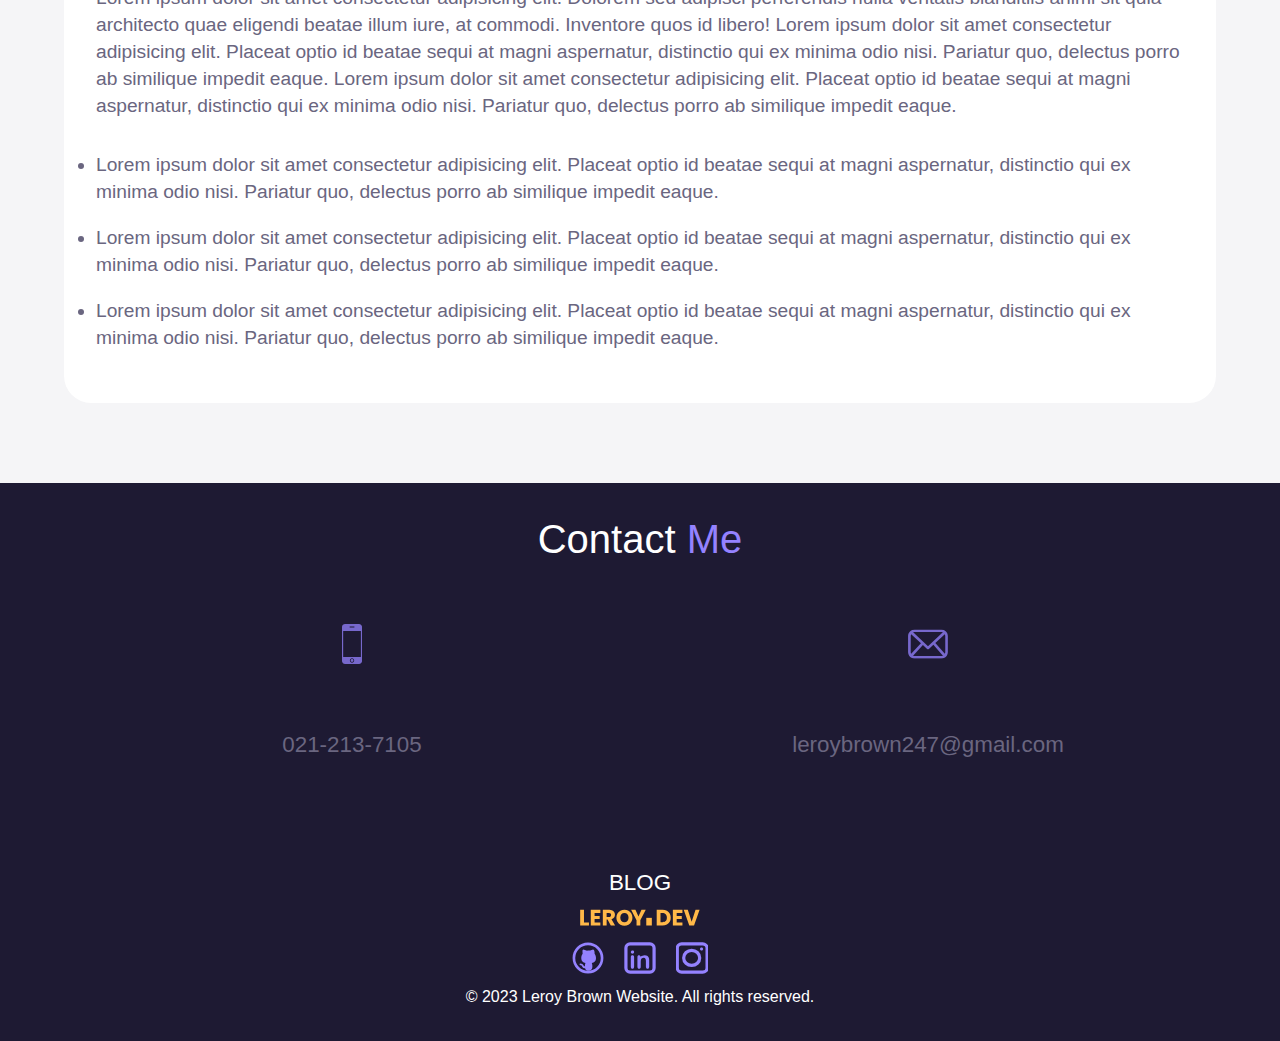
<file: blog/post_b.html>
<!DOCTYPE html>
<html lang="en">

<head>
  <meta charset="UTF-8">
  <meta name="viewport" content="width=device-width, initial-scale=1.0">
  <title>Post-b</title>
  <link rel="stylesheet" href="../css/style.css">
  <link rel="stylesheet" href="../css/utilities.css">
  <link rel="stylesheet" href="../css/hero.css">
  <link rel="stylesheet" href="../css/contact.css">
  <link rel="stylesheet" href="../css/footer.css">
  <link rel="stylesheet" href="../css/post.css">
</head>

<body>

    <!--Nav section starts-->
    
  <div class="site-main-wrapper">

    <div class="hamburger">
      <button class="hamburger-button">
        <img src="../images/hamberger.svg" alt="">
      </button>
    </div>
    <div class="mobile-nav">
      <button class="times">
        <img src="../images/times.svg" alt="">
      </button>
      <ul>
        <li><a href="../index.html">Home</a></li>
        <li><a href="../blog/blog-posts.html" class="click-1">Blog</a></li>
      </ul>
    </div>

    <header id="home">
      <div class="container">
        <nav id="main-nav" class="flex items-center space-between">
          <div class="left flex items-center items items-center">
            <div class="branding">
              <img src="../images/LOGO.svg" alt="">
            </div>
            <div>
              <a href="../index.html">Home</a>
              <a href="../blog/blog-posts.html">Blog</a>
            </div>
          </div>
        </nav>

        <!--Nav section ends-->

        <!--Hero section starts-->

        <div class="hero flex items-center space-between">
          <div class="left flex-1 justify-center">
            <img src="../images/Icon-Image.svg" alt="">
          </div>
          <div class="right flex-1">
            <h1 class="hero-heading"><span>Post Template </span>Post One</h1>
            <p>Lorem ipsum, dolor sit amet consectetur adipisicing elit. Dolorum nemo, nulla itaque asperiores repellendus laudantium, explicabo harum aliquid assumenda, odio totam nihil culpa possimus non laborum nam facilis pariatur magnam? <a href="https://youtu.be/acDlADRhnPA" target="_blank" class="video-link">Youtube Link</a>.</p>
            </p>
            <div>
              <div class="stack-two flex">
                <p>Tech Example |</p>
                <a><img src="../images/Git.png" alt=""></a>
                <a><img src="../images/CSS.png" alt=""></a>
                <a><img src="../images/HTML.png" alt=""></a>
                <a><img src="../images/JS.png" alt=""></a>
                <a><img src="../images/TS.png" alt=""></a>
                <a><img src="../images/React.png" alt=""></a>
              </div>
            </div>
            <div class="btn-wrapper">
                <a href="https://github.com/leroybrown247/" target="_blank">
                <button class="btn btn-secondary">See Source Code</button>
            </div>
            </a>
          </div>
        </div>
      </div>
    </header>

    <!--Hero section ends-->

    <!--Post section starts-->

    <section class="post" id="post">
        
      <div class="container flex items-center">
          
          <div class="left flex-1">
              <img src="../images/Icon-Image.svg">
          </div>

              <div class="right flex-1" >
                  <h3>Heading <span>One</span></h3>
                  <h4>Subheading</h4>
                  <p class="paragraph">Lorem ipsum dolor sit amet consectetur adipisicing elit. Placeat optio id beatae sequi at magni aspernatur, distinctio qui ex minima odio nisi. Pariatur quo, delectus porro ab similique impedit eaque.</p>
                  
                  <p class="paragraph">Lorem ipsum dolor sit amet consectetur adipisicing elit. Dolorem sed adipisci perferendis nulla veritatis blanditiis animi sit quia architecto quae eligendi beatae illum iure, at commodi. Inventore quos id libero!</p>
                  
                  <div class="social flex">
                      <p>Tools Example |</p>
                      <img src="../images/Figma.png" alt="">
                      <a href="https://github.com/leroybrown247/" target="_blank"> <img src="../images/Git.png" alt=""></a>
                  </div>
              </div>
      </div>

      <div class="container flex items-center">
          
          <div class="left flex-1">
              <img src="../images/Icon-Image.svg">
          </div>
              <div class="right flex-1" >
                  <h3>Heading <span>Two</span></h3>
                  <h4>Subheading</h4>
                  <p class="paragraph">Lorem ipsum dolor sit amet consectetur adipisicing elit. Placeat optio id beatae sequi at magni aspernatur, distinctio qui ex minima odio nisi. Pariatur quo, delectus porro ab similique impedit eaque.</p>
                  
                  <p class="paragraph">Lorem ipsum dolor sit amet consectetur adipisicing elit. Dolorem sed adipisci perferendis nulla veritatis blanditiis animi sit quia architecto quae eligendi beatae illum iure, at commodi. Inventore quos id libero!</p>
                  
                  <div class="social flex">
                      <p>Tools Example |</p>
                      <img src="../images/Figma.png" alt="">
                      <a href="https://github.com/leroybrown247/" target="_blank"> <img src="../images/Git.png" alt=""></a>
                  </div>
              </div>
      </div>

      <div class="container flex items-center">
          
          <div class="left flex-1">
              <img src="../images/Icon-Image.svg">
          </div>
              <div class="right flex-1" >
                  <h3>Heading <span>Three</span></h3>
                  <h4>Subheading</h4>
                  <p class="paragraph">Lorem ipsum dolor sit amet consectetur adipisicing elit. Placeat optio id beatae sequi at magni aspernatur, distinctio qui ex minima odio nisi. Pariatur quo, delectus porro ab similique impedit eaque.</p>
                  
                  <p class="paragraph">Lorem ipsum dolor sit amet consectetur adipisicing elit. Dolorem sed adipisci perferendis nulla veritatis blanditiis animi sit quia architecto quae eligendi beatae illum iure, at commodi. Inventore quos id libero!</p>
                  
                  <div class="social flex">
                      <p>Tools Example |</p>
                      <img src="../images/Figma.png" alt="">
                      <a href="https://github.com/leroybrown247/" target="_blank"> <img src="../images/Git.png" alt=""></a>
                  </div>
              </div>
      </div>

      <div class="container flex items-center">
          
              <div class="right flex-1" >
                  <h3>Heading <span>Three</span></h3>
                  <h4>Subheading</h4>
                  <p class="paragraph">Lorem ipsum dolor sit amet consectetur adipisicing elit. Placeat optio id beatae sequi at magni aspernatur, distinctio qui ex minima odio nisi. Pariatur quo, delectus porro ab similique impedit eaque. Lorem ipsum dolor sit amet consectetur adipisicing elit. Placeat optio id beatae sequi at magni aspernatur, distinctio qui ex minima odio nisi. Pariatur quo, delectus porro ab similique impedit eaque. Lorem ipsum dolor sit amet consectetur adipisicing elit. Placeat optio id beatae sequi at magni aspernatur, distinctio qui ex minima odio nisi. Pariatur quo, delectus porro ab similique impedit eaque.</p>
                  
                  <p class="paragraph">Lorem ipsum dolor sit amet consectetur adipisicing elit. Dolorem sed adipisci perferendis nulla veritatis blanditiis animi sit quia architecto quae eligendi beatae illum iure, at commodi. Inventore quos id libero! Lorem ipsum dolor sit amet consectetur adipisicing elit. Placeat optio id beatae sequi at magni aspernatur, distinctio qui ex minima odio nisi. Pariatur quo, delectus porro ab similique impedit eaque. Lorem ipsum dolor sit amet consectetur adipisicing elit. Placeat optio id beatae sequi at magni aspernatur, distinctio qui ex minima odio nisi. Pariatur quo, delectus porro ab similique impedit eaque.</p>

                  <ul>
                      <li class="list">Lorem ipsum dolor sit amet consectetur adipisicing elit. Placeat optio id beatae sequi at magni aspernatur, distinctio qui ex minima odio nisi. Pariatur quo, delectus porro ab similique impedit eaque.</li>

                      <li class="list">Lorem ipsum dolor sit amet consectetur adipisicing elit. Placeat optio id beatae sequi at magni aspernatur, distinctio qui ex minima odio nisi. Pariatur quo, delectus porro ab similique impedit eaque.</li>

                      <li class="list">Lorem ipsum dolor sit amet consectetur adipisicing elit. Placeat optio id beatae sequi at magni aspernatur, distinctio qui ex minima odio nisi. Pariatur quo, delectus porro ab similique impedit eaque.</li>
                  </ul>
                  
              </div>
      </div>

  </section>

         <!--Contact section starts-->

   <section class="contact" id="contact">
    <div class="container">
        <h3 class="section-heading">Contact <span>Me</span></h3>
        <div class="contact-card-wrapper">
            <div class="card">
                <img src="../images/phone.svg" alt="phone">
                <h3>Call Me</h3>
                <h4>021-213-7105</h4>
            </div>
            <div class="card">
                <img src="../images/email.svg" alt="email">
                <h3>Email Me</h3>
                <h4>leroybrown247@gmail.com</h4>
            </div>
        </div>
    </div>
</section>

    <!--Contact section ends-->

    </main>

        <!--Footer section strats-->


    <footer class="footer">
      <ul>
        <li><a href="#">Blog</a></li>
      </ul>

      <img src="../images/LOGO.svg" alt="">

      <div class="social flex">
        <a href="https://github.com/leroybrown247/" target="_blank"> <img src="../images/git-icon.svg" alt="github"></a>
        <a href="https://www.linkedin.com/in/leroybrown247/" target="_blank"> <img src="../images/linkedin.svg" alt="linkedin"></a>
        <a href="https://www.instagram.com/leroybrown247/" target="_blank"> <img src="../images/insta.svg" alt="instagram"></a>
    </div>

      <div class="footer-text">
        &copy; 2023 Leroy Brown Website. All rights reserved.
      </div>
    </footer>
  </div>

        <!--Footer section ends-->

        <!-- Scroll to top button starts -->

        <button id="scrollTopBtn" onclick="scrollToTop()">
        <img src="../images/scroll.svg" alt="Scroll to top">
        </button>

        <!-- Scroll to top button ends -->
  
  <script src="../blog/post.js"></script>

    <!-- Scroll to JS starts -->

  <script>
    function scrollToTop() {
      window.scrollTo({ top: 0, behavior: 'smooth' });
    }
  
    window.onscroll = function() {
      const scrollTopBtn = document.getElementById('scrollTopBtn');
      if (document.body.scrollTop > 100 || document.documentElement.scrollTop > 100) {
        scrollTopBtn.style.display = 'block';
      } else {
        scrollTopBtn.style.display = 'none';
      }
    };
  </script>

    <!-- Scroll to JS ends -->
  
</body>

</html>
</file>
<file: css/style.css>
@import "utilities.css";

/* ==========================================================================
	 Base Styles
	 ========================================================================== */

:root {
  --primary: #9482ff;
  --pure: #ffffff;
  --dark: #1e1a33;
  --paragraph: #6a6680;
  --background: #f5f5f7;
  --backgroundTwo: #f1f1f1;
}

html {
  scroll-behavior: smooth;
}

html,
body {
  overflow-x: hidden;
}

body {
  color: var(--dark);
  font-family: "Poppins", sans-serif;
}

body h4 {
  font-size: 1.4rem;
  font-weight: 600;
  margin-bottom: 1rem;
  color: var(--paragraph);
}

body h3 {
  font-size: 1.6rem;
  font-weight: 600;
  margin-bottom: 1rem;
  color: var(--dark);
}

body h2 {
  font-size: 4rem;
  font-weight: 100;
  line-height: 1.2;
  margin-bottom: 0.5rem;
  color: var(--dark);
}

body h1 {
  font-size: 4rem;
  font-weight: 100;
  line-height: 1.2;
  margin-bottom: 0.5rem;
}

span {
  color: var(--primary);
}

body p {
  font-size: 1.2rem;
  line-height: 1.4;
  margin-top: 1rem;
  margin-bottom: 0.5rem;
  color: var(--paragraph);
}

/* ==========================================================================
	 Header and Nav Section
	 ========================================================================== */

* {
  margin: 0;
  padding: 0;
  box-sizing: border-box;
}

header {
  height: 100vh;
  background: var(--dark);
  clip-path: polygon(0 0, 100% 0, 100% 100%, 70% 87%, 0 100%);
}

.container {
  max-width: 1152px;
  /* padding: 0 15px; */
  margin: 0 auto;
}

header nav .left a {
  color: var(--pure);
  margin-right: 1rem;
  font-size: 1.4rem;
  text-transform: uppercase;
  text-decoration: none;
  transition: all 0.3s ease;
}

header nav .left a:hover {
  color: var(--primary);
  text-decoration: underline;
}

header nav {
  padding: 2rem 0;
}

header nav .branding {
  margin-right: 23rem;
}

/* ==========================================================================
Scroll Bar Section
========================================================================== */

* {
  scrollbar-color: var(--primary), var(--pure);
  scrollbar-width: thin;
}

::-webkit-scrollbar {
  width: 8px;
}

::-webkit-scrollbar-thumb {
  background-color: var(--primary);
  border-radius: 20px;
}

::-webkit-scrollbar-track {
  background-color: var(--pure);
  border-radius: 20px;
}

/* ==========================================================================
Scroll To The Top Section
========================================================================== */

#scrollTopBtn {
  position: fixed;
  bottom: 20px;
  right: 20px;
  background-color: rgba(255, 255, 255, 0.2);
  border: none;
  padding: 10px;
  cursor: pointer;
  display: none;
}

/* ==========================================================================
Responsive Section
========================================================================== */

.site-main-wrapper {
  position: relative;
}

.site-main-wrapper .hamburger {
  position: absolute;
  top: 40px;
  right: 40px;
  z-index: 11;
  transition: all 0.5s ease-in-out;
}

.site-main-wrapper .hamburger button {
  background: none;
  border: none;
  outline: none;
  cursor: pointer;
}

.site-main-wrapper .hamburger button img {
  width: 30px;
}

.mobile-nav {
  position: fixed;
  top: 0;
  left: 0;
  z-index: 1001;
  background: var(--pure);
  width: 100%;
  height: 100%;
  padding: 2rem;
  padding-top: 5rem;
  text-align: center;
  transform: translateX(-100%);
  transition: all 0.5s ease-in-out;
  animation: fadeIn 0.3s ease forwards;
}

.open {
  transform: translateX(0);
}

.times {
  position: fixed;
  top: 30px;
  right: 100px;
  background: none;
  border: none;
  cursor: pointer;
}

.times img {
  width: 1.5rem;
}

.mobile-nav ul {
  list-style-type: none;
}

.mobile-nav ul li a {
  color: var(--dark);
  text-decoration: none;
  font-size: 2rem;
}

.mobile-nav ul li {
  margin-bottom: 2rem;
}

/* Responsive devices */

/* Pad devices */

@media (min-width: 1025px) {
  .site-main-wrapper .hamburger {
    display: none;
  }
}

@media (max-width: 1024px) {
  header #main-nav {
    display: none;
  }

  header {
    height: 80%;
    clip-path: polygon(0 0, 100% 0, 100% 100%, 70% 95%, 0 100%);
  }

  .hero {
    flex-direction: column;
    overflow: hidden;
    padding-bottom: 10rem;
  }

  .hero .left img {
    margin-top: 4rem;
    width: 20rem;
    height: 20rem;
  }

  .hero .right h1 {
    margin-top: 5rem;
    font-size: 2rem;
    text-align: center;
  }

  .hero .right p {
    text-align: center;
    justify-content: center;
    align-items: center;
  }

  .hero .right .stack-two {
    white-space: nowrap;
    justify-content: center;
    align-items: center;
  }

  /* ------------------------------- */

  .btn-wrapper {
    display: flex;
    justify-content: center;
  }

  .btn-secondary {
    display: block;
    margin: 0 auto;
    text-decoration: none;
  }

  /* ------------------------------- */

  .about {
    padding: 1rem;
  }

  .about .left img {
    display: none;
  }

  .about .container {
    display: flex;
    flex-wrap: wrap;
  }

  .about .right {
    flex-basis: 100%;
  }

  .about .right h1 {
    font-size: 2rem;
    text-align: center;
  }

  .about h2 {
    display: flex;
    justify-content: center;
  }

  .about h4 {
    display: flex;
    justify-content: center;
    text-align: center;
  }

  .about .right h3 {
    text-align: center;
  }

  .about .right p {
    text-align: center;
  }

  .about .right .social {
    white-space: nowrap;
  }

  .about-social {
    justify-content: center;
  }

  .about-social p {
    margin-right: 10px;
  }

  .about-social a {
    margin: 10px 5px;
  }

  /* ------------------------------- */

  .content .container {
    flex-direction: column;
    justify-content: center;
  }

  .content .left {
    max-height: 25rem;
    margin-top: 2rem;
    margin-left: 0;

  }

  .content .left img {
    display: flex;
    justify-content: center;
  }

  .content h1 {
    display: flex;
    justify-content: center;
  }

  .content h2 {
    display: flex;
    justify-content: center;
  }

  .content h3 {
    text-align: center;
    padding-top: 1rem;
  }

  .content h4 {
    display: flex;
    text-align: center;
    justify-content: center;
  }

  .content .paragraph {
    display: flex;
    justify-content: center;
    text-align: center;
  }

  .content .social {
    display: flex;
    justify-content: center;
  }

  .content .list {
    display: flex;
    justify-content: center;
    text-align: center;
    overflow: hidden;
  }

  /* ------------------------------- */

  .post .container {
    display: flex;
    flex-direction: column;
    align-items: center;
    justify-content: center;
  }

  .post .left img {
    display: flex;
    justify-content: center;
  }

  .post h1 {
    display: flex;
    justify-content: center;
  }

  .post h3 {
    display: flex;
    justify-content: center;
  }

  .post h4 {
    display: flex;
    justify-content: center;
    text align: center;
  }

  .post .paragraph {
    display: flex;
    justify-content: center;
    text-align: center;
  }

  .post .social {
    display: flex;
    justify-content: center;
  }

  .post .list {
    display: flex;
    justify-content: center;
    text-align: center;
    overflow: hidden;
  }
 */

  /* ------------------------------- */

  .footer ul li a {
    color: var(--pure);
    text-decoration: none;
    transition: color 0.3s;
    text-transform: uppercase;
  }

  .footer ul li a:hover {
    color: var(--primary);
  }

  /* ------------------------------- */

  .myblog .card-wrapper {
    grid-template-columns: repeat(1, 1fr);
  }
}

  /* Mobile devices */

  /* Mobile devices */

@media (max-width: 567px) {
  header {
    clip-path: polygon(0 0, 100% 0, 100% 100%, 80% 98%, 0 100%);
  }

  .hero {
    flex-direction: column;
    overflow: hidden;
    padding-bottom: 10rem;
  }

  .hero .left img {
    display: none;
  }

  .hero .right {
    padding-top: -2rem;
    text-align: center;
  }

  .hero .right h1 {
    font-size: 2rem;
    line-height: 1.4;
  }

  .hero .right p {
    font-size: 1.1rem;
    line-height: 1.6;
    margin-bottom: 1rem;
  }

  .hero .right .stack-two {
    flex-wrap: wrap;
    justify-content: center;
    align-items: center;
    padding-bottom: 1rem;
  }

  .hero .right .stack-two a {
    display: flex;
    align-items: center;
    margin-right: 10px;
  }

  /* ------------------------------- */

  .about .right p {
    display: flex;
    font-size: 1.1rem;
  }

  /* ------------------------------- */

  .card-wrapper img {
    height: 260px;
    width: 260px;
  }

  /* ------------------------------- */

  content .container {
    align-items: center;
  }

  .content h1 {
    font-size: 2rem;
    text-align: center;

  }

  .content h3 {
    font-size: 1.6rem;
    text-align: center;

  }

  .content h4 {
    font-size: 1.4rem;
    text-align: center;
  }

  .content .paragraph {
    font-size: 0.8rem;
  }

  .content .social p {
    font-size: 1.1rem;
  }

  .content .list {
    font-size: 1.1rem;
  }

  .content .left .img {
    margin-bottom: 2rem;
  }

  /* ------------------------------- */

  .post h1 {
    font-size: 2rem;
  }

  .post h3 {
    font-size: 1.6rem;
    text-align: center;
  }

  .post h4 {
    font-size: 1.4rem;
    text-align: center;
  }

  .post .paragraph {
    font-size: 0.8rem;
    text-align: center;
  }

  .post .social p {
    font-size: 1.1rem;
  }

  .post .list {
    font-size: 1.1rem;
  }

  /* ------------------------------- */

  .contact .container {
    padding-bottom: 100px;
  }

  .contact .section-heading {
    font-size: 2rem;
  }

  .contact-card-wrapper {
flex-direction: column;  
}

  .card-wrapper img {
    height: 22rem;
  }

  .contact .contact-card-wrapper {
    display: flex;
    flex-direction: column;
  }

  /* ------------------------------- */

  .footer .footer-text {
    font-size: 1.1rem;
  }

  /* ------------------------------- */

  .myblog .card-wrapper {
    display: flex;
    flex-direction: column;
    justify-content: center;
    flex-wrap: wrap;
  }

  .video_container {
    height: 250px;
  }
}
</file>
<file: css/hero.css>
.hero {
  padding-top: 5rem;
  padding-bottom: 10rem;
}

.hero .left img {
  animation: morph 8s ease-in-out infinite;
  background-position: 50%;
  background-repeat: no-repeat;
  background-size: cover;
  border: 3px solid var(--primary);
  border-radius: 60% 40% 30% 70%/60% 30% 70% 40%;
  position: relative;
  transition: all 1s ease-in-out;
  width: 100%;
  max-width: 25rem;
}

@keyframes morph {
  0% {
    border-radius: 60% 40% 30% 70%/60% 30% 70% 40%;
  }
  50% {
    border-radius: 30% 60% 70% 40%/50% 60% 30% 60%;
  }
  100% {
    border-radius: 60% 40% 30% 70%/60% 30% 70% 40%;
  }
}

* {
  box-sizing: border-box;
  margin: 0;
  padding: 0;
}

a {
  text-decoration: none;
}

body {
  background-color: var(--background);
  font-family: Poppins, sans-serif;
  position: relative;
}

.hero .right {
  color: var(--pure);
  margin-top: -5rem;
}

.hero .right .stack {
  display: flex;
  align-items: center;
}

.hero .right .stack a {
  display: flex;
  align-items: center;
  margin-right: 10px;
  margin-top: 1rem;
  margin-bottom: 1rem;
}

.hero .right .stack a img {
  height: 30px;
}

.stack-two.flex {
  display: flex;
  align-items: center;
}

.stack-two.flex p {
  color: var(--pure);
  font-size: 1.4rem;
  margin-right: 10px;
}

.hero .right .stack-two a img {
  margin-right: 10px;
}

.hero .right h6 {
  font-size: 1.6rem;
}

.hero-heading .right h1 {
  font-size: 4rem;
  line-height: 1.2;
  font-weight: 100;
  margin-bottom: 0.5rem;
}

.hero .right h1 span {
  color: var(--primary);
}

.hero .right p {
  color: var(--pure);
  font-size: 1.2rem;
  line-height: 1.4;
}

.video-link {
  color: var(--primary);
  text-decoration: none;
  transition: all 0.3s ease;
}

.video-link:hover {
  text-decoration: underline;
}
</file>
<file: css/about.css>
.about {
  margin-top: 5rem;
  margin-bottom: 10rem;
  /* height: 60vh; */
  align-items: center;
}

.about-social img {
  width: 40px;
  height: 40px;
  transition: all 0.3s ease;
}

.about-social img:hover {
  transform: scale(1.1);
}

.about .social a img {
  margin-right: 10px;
  margin-top: 1rem;
}

.about .social p {
  margin-right: 10px;
}

.about .right .social a img {
  margin-right: 10px;
  margin-top: 1rem;
  margin-bottom: 1rem;
}

.about .left img {
  height: 500px;
  border-radius: 1000px;
}

.about .left img {
  animation: morph 8s ease-in-out infinite;
  background-position: 50%;
  background-repeat: no-repeat;
  background-size: cover;
  border: 3px solid var(--primary);
  border-radius: 60% 40% 30% 70%/60% 30% 70% 40%;
  height: 25rem;
  position: relative;
  transition: all 1s ease-in-out;
  width: 25rem;
}

@keyframes morph {
  0% {
    border-radius: 60% 40% 30% 70%/60% 30% 70% 40%;
  }
  50% {
    border-radius: 30% 60% 70% 40%/50% 60% 30% 60%;
  }
  100% {
    border-radius: 60% 40% 30% 70%/60% 30% 70% 40%;
  }
}

.about-social {
  align-items: center;
}

.about-social p {
  margin-right: 10px;
  color: var(--dark);
}

.about-social a {
  margin: 10px 5px;
}

.about .right h3 {
  font-size: 1.4rem;
  line-height: 3;
}

.about .right p {
  font-size: 1.2rem;
  line-height: 1.4;
}
</file>
<file: css/content.css>
.content {
  padding: 1rem 0;
  background-color: var(--backgroundTwo);
}

.content .section-heading {
  margin-top: 4rem;
  text-align: center;
  color: var(--dark);
}

.content .section-paragraph {
  text-align: center;
  color: var(--paragraph);
  font-size: 1.2rem;
  line-height: 1.4;
  max-width: 800px;
  margin: 2rem auto;
}

.content .container {
  display: flex;
  align-items: center;
  background-color: var(--background);
  padding: 1rem;
  margin-top: 2rem;
  margin-bottom: 2rem;
  border-radius: 1.7rem;
  box-shadow: 0px 0px 8px rgba(0, 0, 0, 0.1);
}

.content .left {
  position: relative;
  width: 25rem;
  height: 25rem;
  overflow: hidden;
  display: flex;
  align-items: flex-start;
  border-radius: 1.7rem;
  box-shadow: 0px 0px 8px rgba(0, 0, 0, 0.1);
}

.content .left .project-one {
  width: 100%;
  max-height: 100%;
  object-fit: cover;
  border-radius: 1.7rem;
  box-shadow: 0px 0px 8px rgba(0, 0, 0, 0.1);
  transition: transform 5s ease-in-out 0s;
}

.content .left .project-one:hover {
  cursor: url(../images/scroll.svg), auto;
  transform: translateY(-55%);
}

.content .left .project-two {
  width: 100%;
  height: 100%;
  object-fit: cover;
  border-radius: 1.7rem;
  box-shadow: 0px 0px 8px rgba(0, 0, 0, 0.1);
  transition: transform 8s ease-in-out 0s;
}

.content .left .project-two:hover {
  cursor: url(../images/scroll.svg), auto;
  transform: translateY(-80%);
}

.content .left .project-three {
  width: 100%;
  /* height: 100%; */
  object-fit: cover;
  border-radius: 1.7rem;
  box-shadow: 0px 0px 8px rgba(0, 0, 0, 0.1);
  transition: transform 8s ease-in-out 0s;
}

.content .left .project-three:hover {
  cursor: url(../images/scroll.svg), auto;

  transform: translateY(-70%);
}

.content .left .project-four {
  width: 100%;
  height: 100%;
  object-fit: cover;
  border-radius: 1.7rem;
  box-shadow: 0px 0px 8px rgba(0, 0, 0, 0.1);
  transition: transform 8s ease-in-out 0s;
}

.content .left .project-four:hover {
  cursor: url(../images/scroll.svg), auto;

  transform: translateY(-10%);
}

.content .left .project-five {
  width: 100%;
  /* height: 100%; */
  object-fit: cover;
  border-radius: 1.7rem;
  box-shadow: 0px 0px 8px rgba(0, 0, 0, 0.1);
  transition: transform 8s ease-in-out 0s;
}

.content .left .project-five:hover {
  cursor: url(../images/scroll.svg), auto;

  transform: translateY(-70%);
}

.content .right {
  flex: 1;
  align-items: flex-start;
  padding-left: 2rem;
  padding-bottom: 2rem;
  padding-right: 1rem;
}

/*-----*/

.content .paragraph {
  --max-lines: 5;
  --line-height: 1.4;

  max-height: calc(var(--max-lines) * 1em * var(--line-height));
  line-height: var(--line-height);

  overflow: hidden;
  position: relative;

  font-size: 1.2rem;
  margin-bottom: 1.2rem;
}

.content .paragraph:has(+ .expand-btn:not(:checked))::before {
  content: "";
  position: absolute;
  height: calc(1em * var(--line-height));
  width: 100%;
  bottom: 0;
  pointer-events: none;
  background: linear-gradient(to bottom, transparent, var(--background));
}

.content .expand-btn {
  appearance: none;
  color: var(--paragraph);
  padding-bottom: 0.5rem;
  border-radius: 0.25rem;
  cursor: pointer;
  margin-top: 0.5rem;
  font-family: Poppins, sans-serif;
  font-size: 1.2rem;
}

.content .expand-btn:hover {
  text-decoration: underline;
  transition: all 0.3s ease;
}

.content .expand-btn::before {
  content: "Expand...";
}

.expand-btn:checked::before {
  content: "Collapse";
}

.content .paragraph:has(+ .expand-btn:checked) {
  max-height: none;
}

/*-----*/

.content .list {
  color: var(--paragraph);
  font-size: 1.4rem;
  line-height: 1.4;
  margin-bottom: 1.2rem;
}

.content .social {
  align-items: center;
}

.content .social p {
  color: var(--dark);
  font-size: 1rem;
  margin-right: 10px;
}

.content .social img {
  width: 30px;
  height: 30px;
  margin-right: 10px;
  transition: all 0.3s ease;
}

.content .social img:hover {
  transform: scale(1.1);
}

.content .flex-2 {
  margin-top: 0.5rem;
  display: flex;
  flex-direction: row;
  align-items: center;
}

.content .flex-2 a {
  color: var(--dark);
  padding: 0.5rem;
  font-size: 1rem;
  text-decoration: underline;
  cursor: pointer;
}

.content .flex-2 a:hover {
  color: var(--primary);
  transition: all 0.3s ease;
}
</file>
<file: css/contact.css>
.contact {
  background-color: var(--dark);
  color: var(--pure);
}

.contact .section-heading {
  color: var(--pure);
  padding-bottom: 3rem;
  text-align: center;
  padding-top: 2rem;
  font-size: 2.5rem;
  font-weight: 400;
  line-height: 1.2;
  margin-bottom: 0.5rem;
}

.contact h2 {
  font-weight: 100;
  font-size: 1rem;
  padding-bottom: 1rem;
  color: var(--pure);
}

.contact-link {
  color: var(--pure);
  text-decoration: none;
  transition: color 0.3 ease;
}

.contact-link:hover {
  color: var(--primary);
}

.contact h4 {
  font-size: 1.4rem;
  line-height: 1.4rem;
  font-weight: 100;
  margin-top: 0.5rem;
  transition: all 0.3s ease;
}

.contact h4:hover {
  text-decoration: underline;
  color: var(--primary);
  cursor: pointer;
}

.contact .container {
  padding-bottom: 100px;
}

.contact .section-heading span {
  color: var(--primary);
}

.contact .contact-card-wrapper {
  display: grid;
  grid-template-columns: repeat(2, 1fr);
}

.contact .contact-card-wrapper .card img {
  height: 50px;
  margin-bottom: 1rem;
}

.contact .contact-card-wrapper .card {
  text-align: center;
}

.contact .input-wrap {
  display: grid;
  grid-template-columns: 1fr 1fr;
  grid-gap: 2rem;
  margin-bottom: 1rem;
}

.contact .input-wrap input {
  margin-top: 3rem;
}

.contact .input-wrap-2 {
  display: flex;
  flex-direction: column;
}

.contact input {
  padding: 1rem;
}

.contact .input-wrap-2 input {
  margin-bottom: 1rem;
}

.contact .input-wrap-2 textarea {
  padding: 1rem;
  margin-bottom: 2rem;
}

.contact .btn-wrapper {
  text-align: center;
}
</file>
<file: css/footer.css>
footer {
  background: var(--dark);
  text-align: center;
  display: flex;
  flex-direction: column;
  align-items: center;
}

footer img {
  margin-top: 0.5rem;
  height: 2rem;
  transition: all 0.3s ease;
}

footer img:hover {
  transform: scale(1.1);
}

.footer .social {
  display: flex;
  align-items: center;
  margin-bottom: 0.5rem;
}

.footer .social a {
  display: inline-block;
  margin: 0 10px;
}

footer .footer-text {
  color: var(--pure);
  padding-bottom: 2rem;
  font-size: 1rem;
  line-height: 1.4rem;
}

footer.footer ul {
  list-style-type: none;
  padding: 0;
}

footer.footer ul li {
  display: inline-block;
  margin: 0 10px;
}

footer.footer ul li a {
  margin-top: 2rem;
  text-decoration: none;
  color: var(--pure);
  font-size: 1.4rem;
  line-height: 1.4rem;
  text-transform: uppercase;
  transition: all 0.3s ease;

}

footer.footer ul li a:hover {
  color: var(--primary);
  text-decoration: underline;
}
</file>
<file: css/blog.css>
.myblog {
  margin-top: 4rem;
  display: flex;
  justify-content: center;
  align-items: center;
  flex-direction: column;
}

.myblog .container {
  max-width: 1152px;
}

.myblog .section-heading {
  text-align: center;
  font-size: 3rem;
  margin-bottom: 2rem;
}

.myblog h2 {
  font-size: 1.6rem;
  font-weight: 600;
  line-height: 2rem;
  margin-bottom: 2rem;
}

.myblog p {
  text-align: center;
  font-size: 1.2rem;
  line-height: 1.4;
  margin-bottom: 4rem;
}

.myblog .card-wrapper {
  display: flex;
  margin-bottom: 6rem;
  justify-content: center;
  gap: 2rem;
}

.myblog .card {
  background-color: var(--pure);
  flex-basis: 25rem;
  display: flex;
  flex-direction: column;
  padding: 0.5rem;
  justify-content: center;
  align-items: center;
  text-align: center;
  border-radius: 1.7rem;
  box-shadow: 0px 0px 8px rgba(0, 0, 0, 0.1);
}

.myblog .blog-image-wrapper img {
  width: 100%;
  border-radius: 1.7rem 1.7rem 0 0;
}

.myblog .wrappercard-wrapper-content {
  flex: 1;
  margin: 1rem;
}

.myblog .wrappercard-wrapper-content h1 {
  font-size: 2rem;
  margin-bottom: 1rem;
}

.myblog .section-heading span {
  color: var(--primary);
}

.myblog .wrappercard-wrapper-content span {
  color: var(--dark);
  font-size: 1rem;
}

.myblog .wrappercard-wrapper-content p {
  font-size: 1.2rem;
  line-height: 1.4;
  margin-top: 1rem;
  margin-bottom: 2rem;
}

.myblog .wrappercard-wrapper-content a {
  color: var(--dark);
  font-size: 1rem;
  font-weight: 400;
  transition: all 0.3s ease;
}

.myblog .wrappercard-wrapper-content a:hover {
  color: var(--primary);
}

.myblog .btn {
  display: flex;
  justify-content: center;
  text-decoration: none;
  margin-bottom: 4rem;
}
</file>
<file: css/utilities.css>
.flex {
  display: flex;
}

.items-center {
  align-items: flex-start;
}

.space-between {
  justify-content: space-between;
}

.btn {
  padding: 0.8rem 3rem;
  font-weight: 400;
  font-size: 1rem;
  border: 2px solid transparent;
  cursor: pointer;
  text-transform: uppercase;
  text-decoration: none;
}

.btn-primary {
  background: var(--primary);
  transition: all 0.3s ease;
}

.btn-primary:hover {
  background: transparent;
  border-color: var(--primary);
  color: var(--primary);
}

.btn-secondary {
  background: transparent;
  color: var(--primary);
  border-color: var(--primary);
  transition: all 0.3s ease;
  margin-top: 1rem;
  text-decoration: none;
}

.btn-secondary:hover {
  background: var(--primary);
  color: var(--dark);
}

.flex-1 {
  flex: 1;
}

.justify-center {
  justify-content: center;
}
</file>
<file: css/post.css>
.post {
  padding: 1rem 0;
  background-color: var(--background);
}

.post .container {
  display: flex;
  background-color: var(--pure);
  margin-top: 4rem;
  margin-bottom: 4rem;
  border-radius: 1.7rem;
}

.post .left {
  position: relative;
  width: 25rem;
  overflow: hidden;
  padding: 2rem;
  display: flex;
  align-items: flex-start;
}

.post .left img {
  width: 100%;
  height: 100%;
  object-fit: cover;
  object-position: center;
  border-radius: 1.7rem;
  box-shadow: 0px 0px 8px rgba(0, 0, 0, 0.1);
}

.post .right img {
  width: 100%;
  height: 100%;
  object-fit: cover;
  object-position: center;
  border-radius: 1.7rem;
  box-shadow: 0px 0px 8px rgba(0, 0, 0, 0.1);
}

.post .right {
  flex: 1;
  align-items: flex-start;
  padding: 2rem;
}

.post .paragraph {
  font-size: 1.2rem;
  line-height: 1.4;
  margin-top: 1rem;
  margin-bottom: 2rem;
}

.post .list {
  color: var(--paragraph);
  font-size: 1.2rem;
  line-height: 1.4;
  margin-bottom: 1.2rem;
}

.post .social {
  align-items: center;
}

.post .social p {
  color: var(--dark);
  font-size: 1rem;
  margin-right: 10px;
}

.post .social img {
  width: 30px;
  height: 30px;
  margin-right: 10px;
}

.post .flex-2 {
  margin-top: 4rem;
  display: flex;
  flex-direction: row;
  align-items: center;
}

.post .flex-2 a {
  color: var(--dark);
  padding: 0.5rem;
  font-size: 1rem;
  text-decoration: underline;
  cursor: pointer;
}

.post .flex-2 a:hover {
  color: var(--primary);
}

.video-section {
  display: flex;
  justify-content: center;
  align-items: center;
}

.video_container {
  position: relative;
  width: 50rem;
  height: 500px;
  overflow: hidden;
  border-radius: 1.7rem;
}

.video-section-heading {
  font-size: 1.5rem;
  font-weight: 600;
  margin-bottom: 1rem;
  text-align: center;
}
</file>
